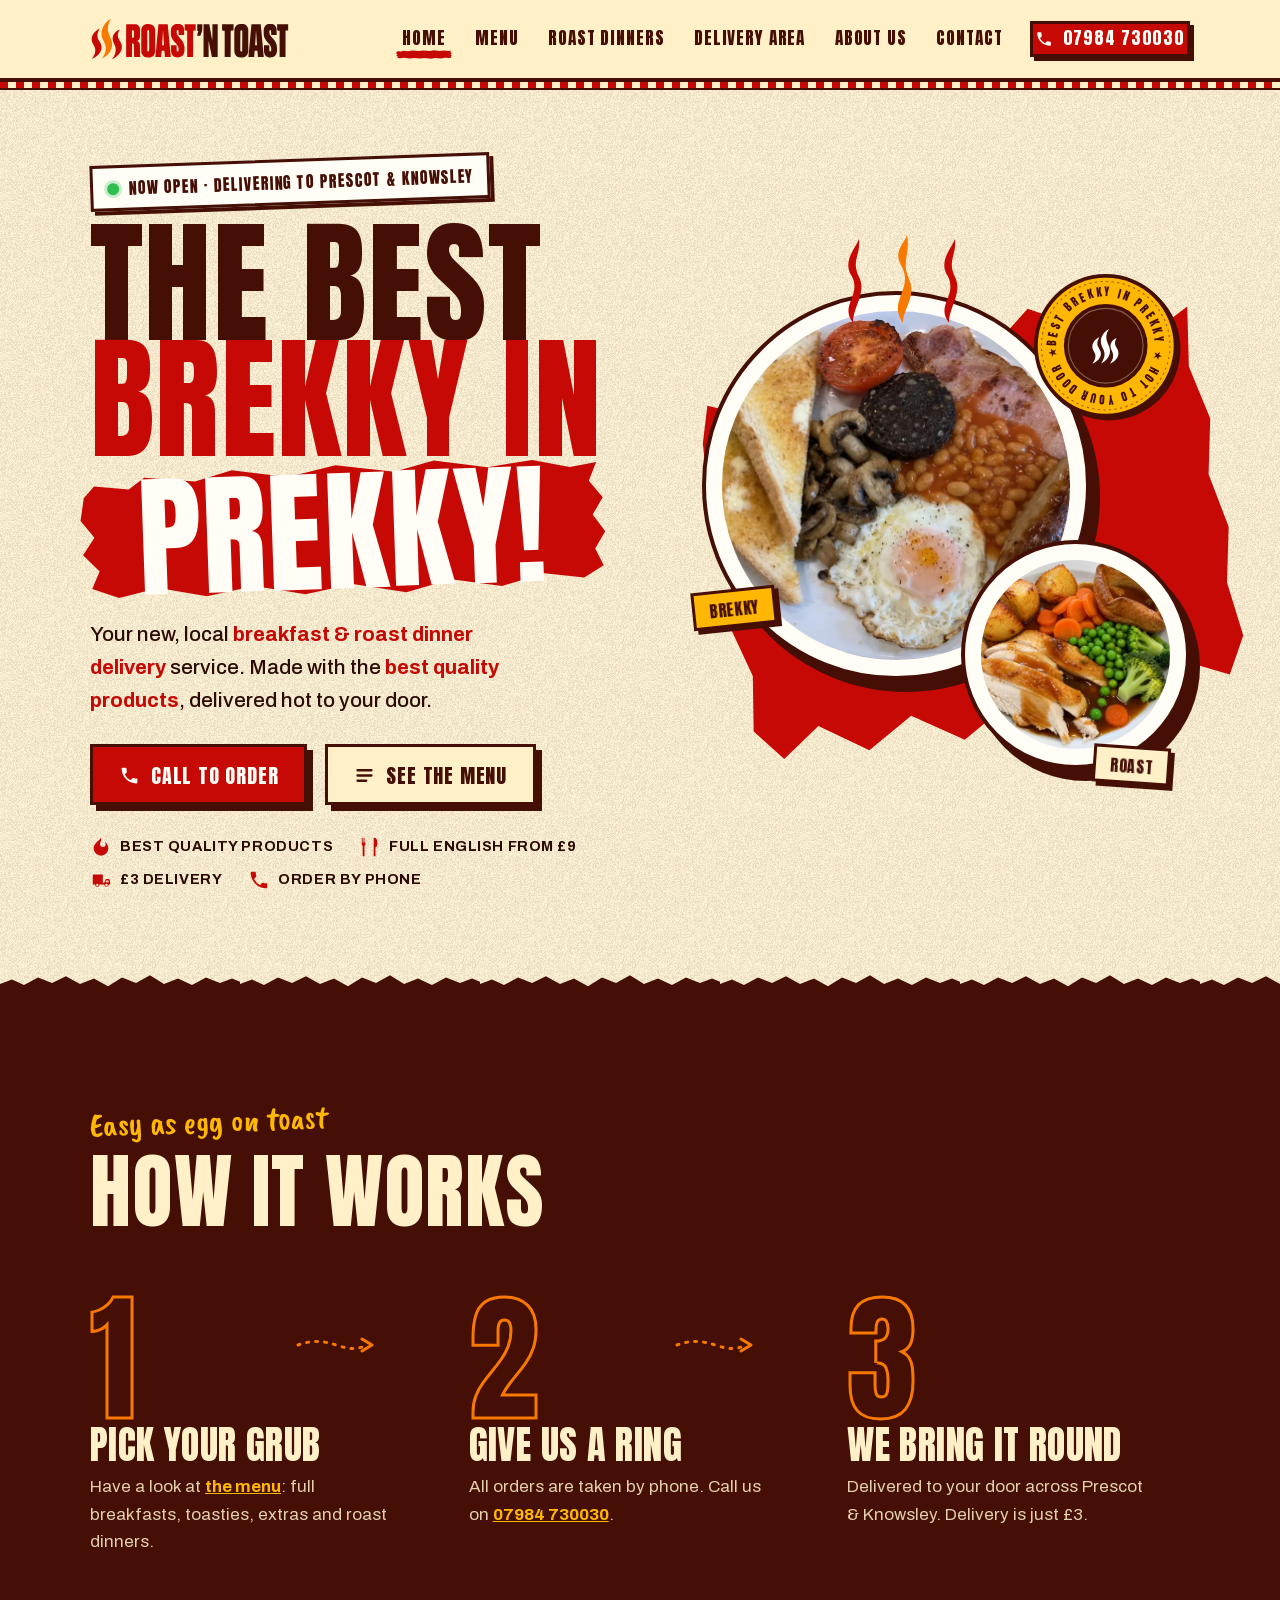
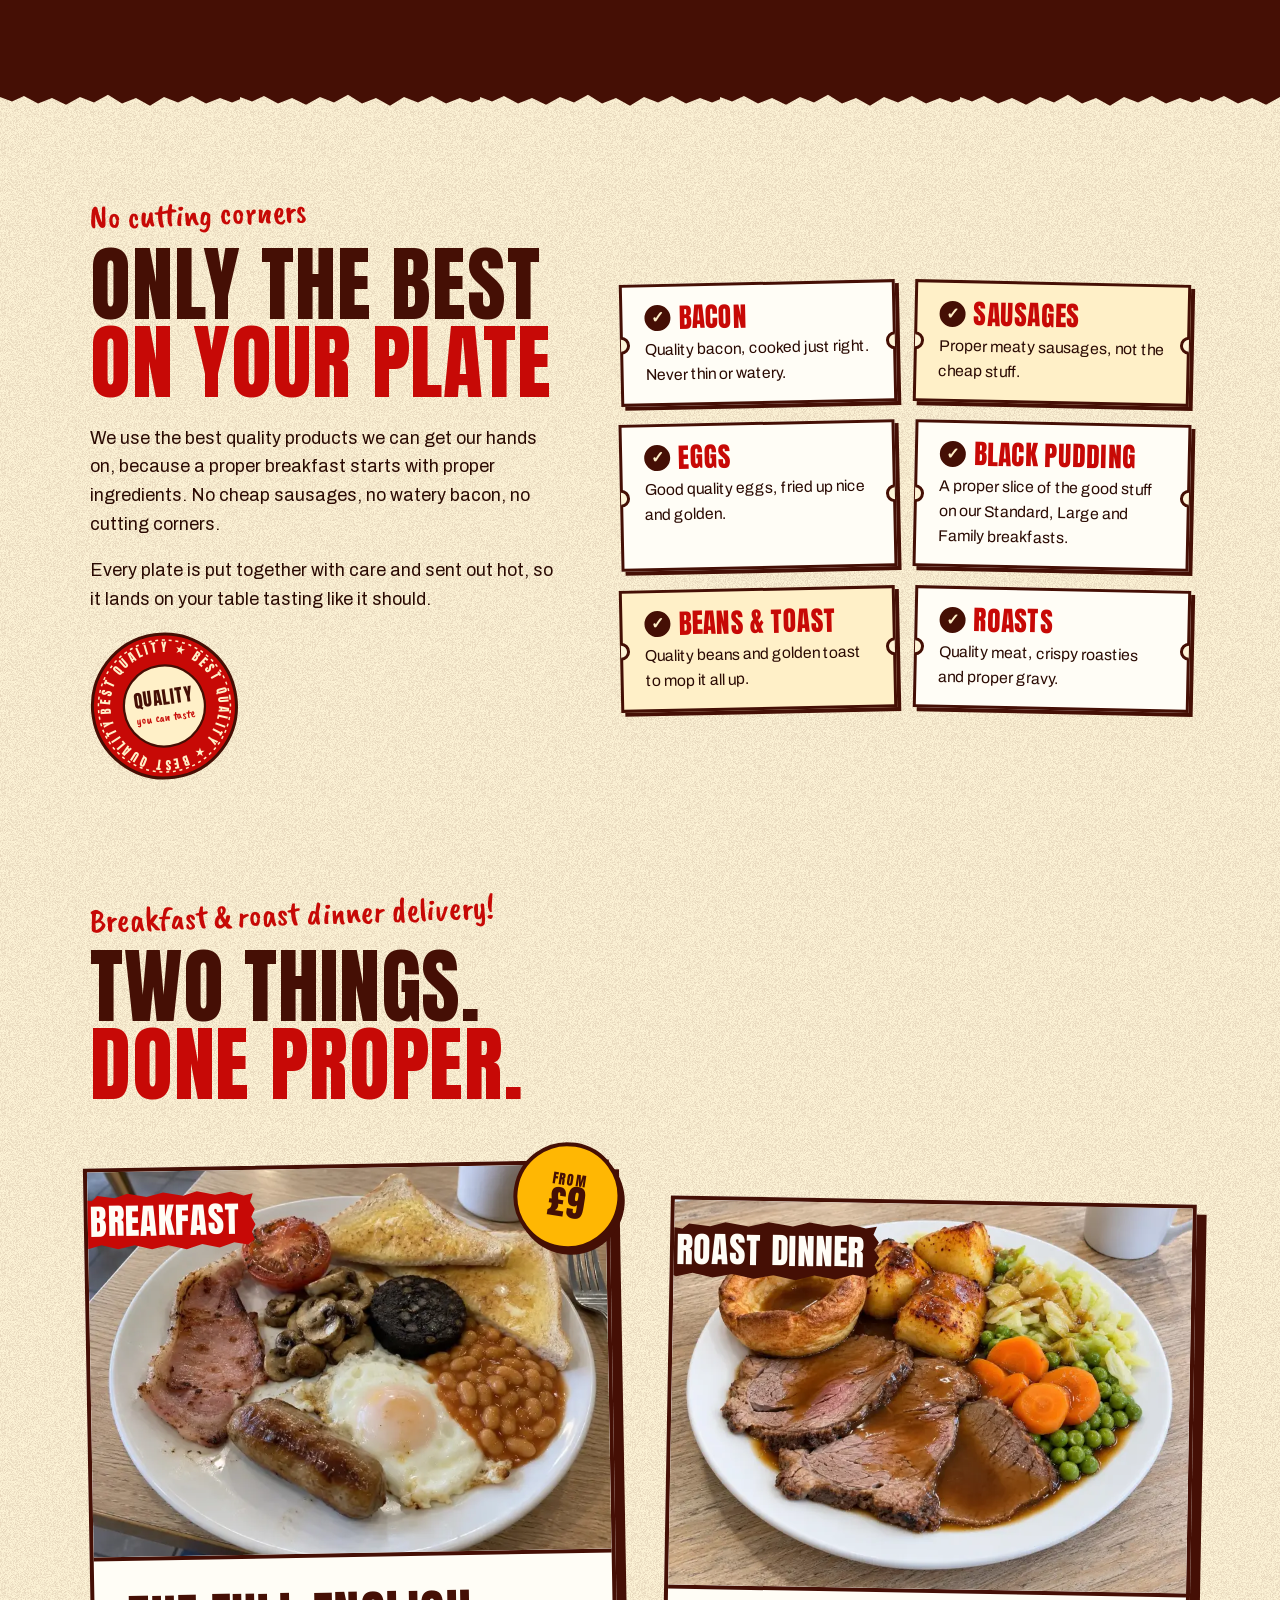
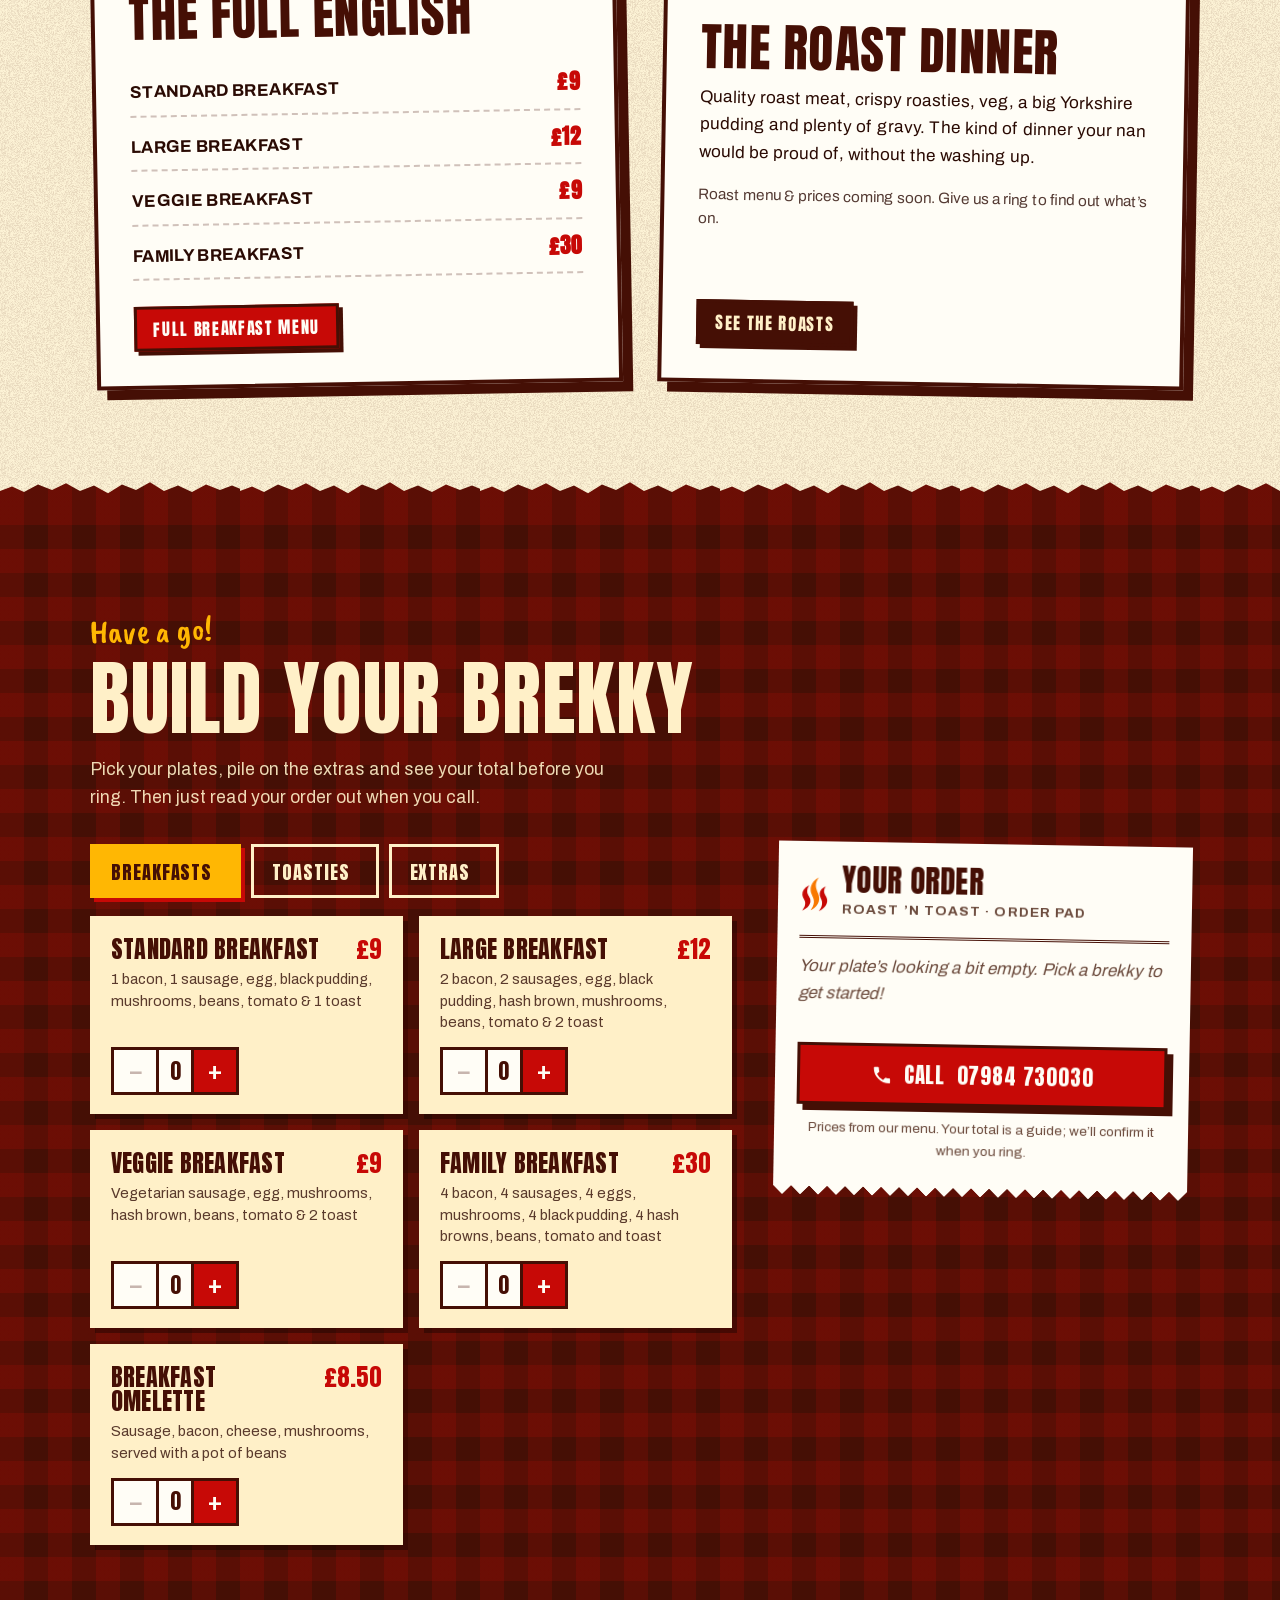
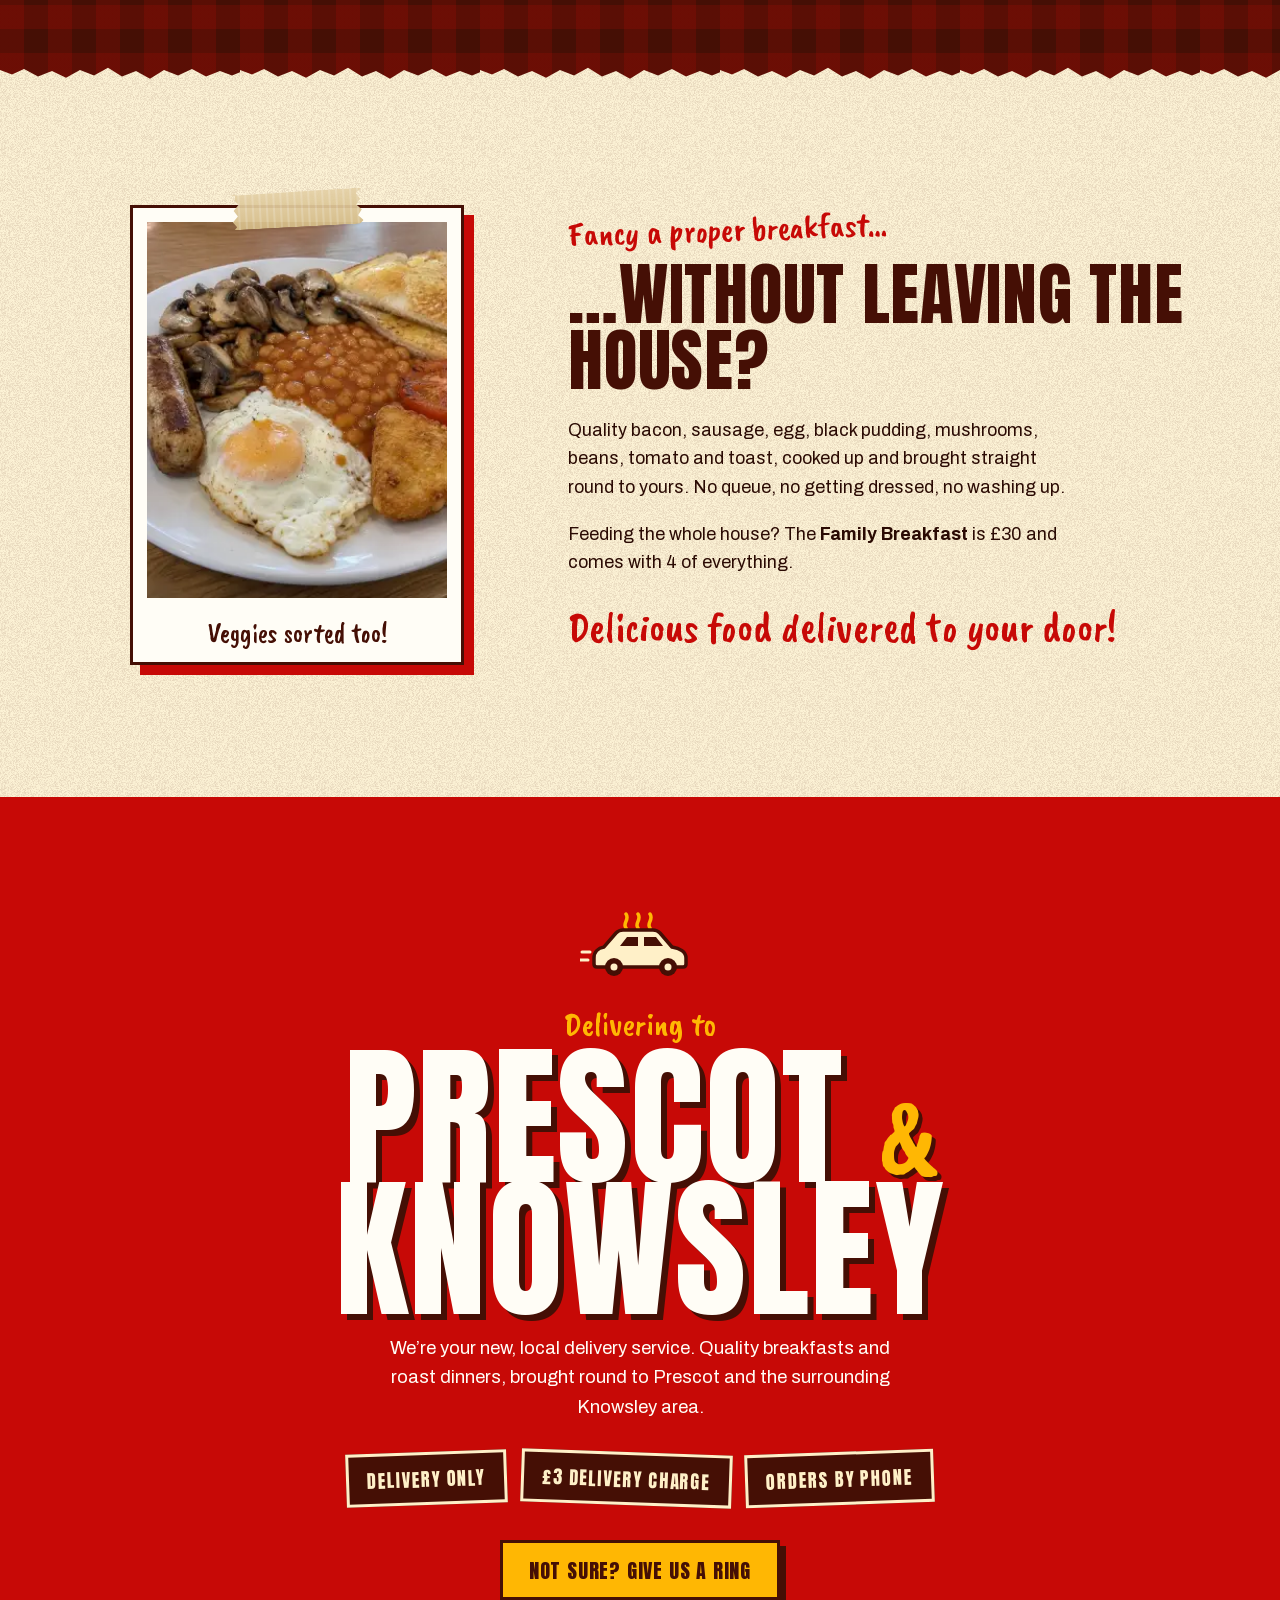
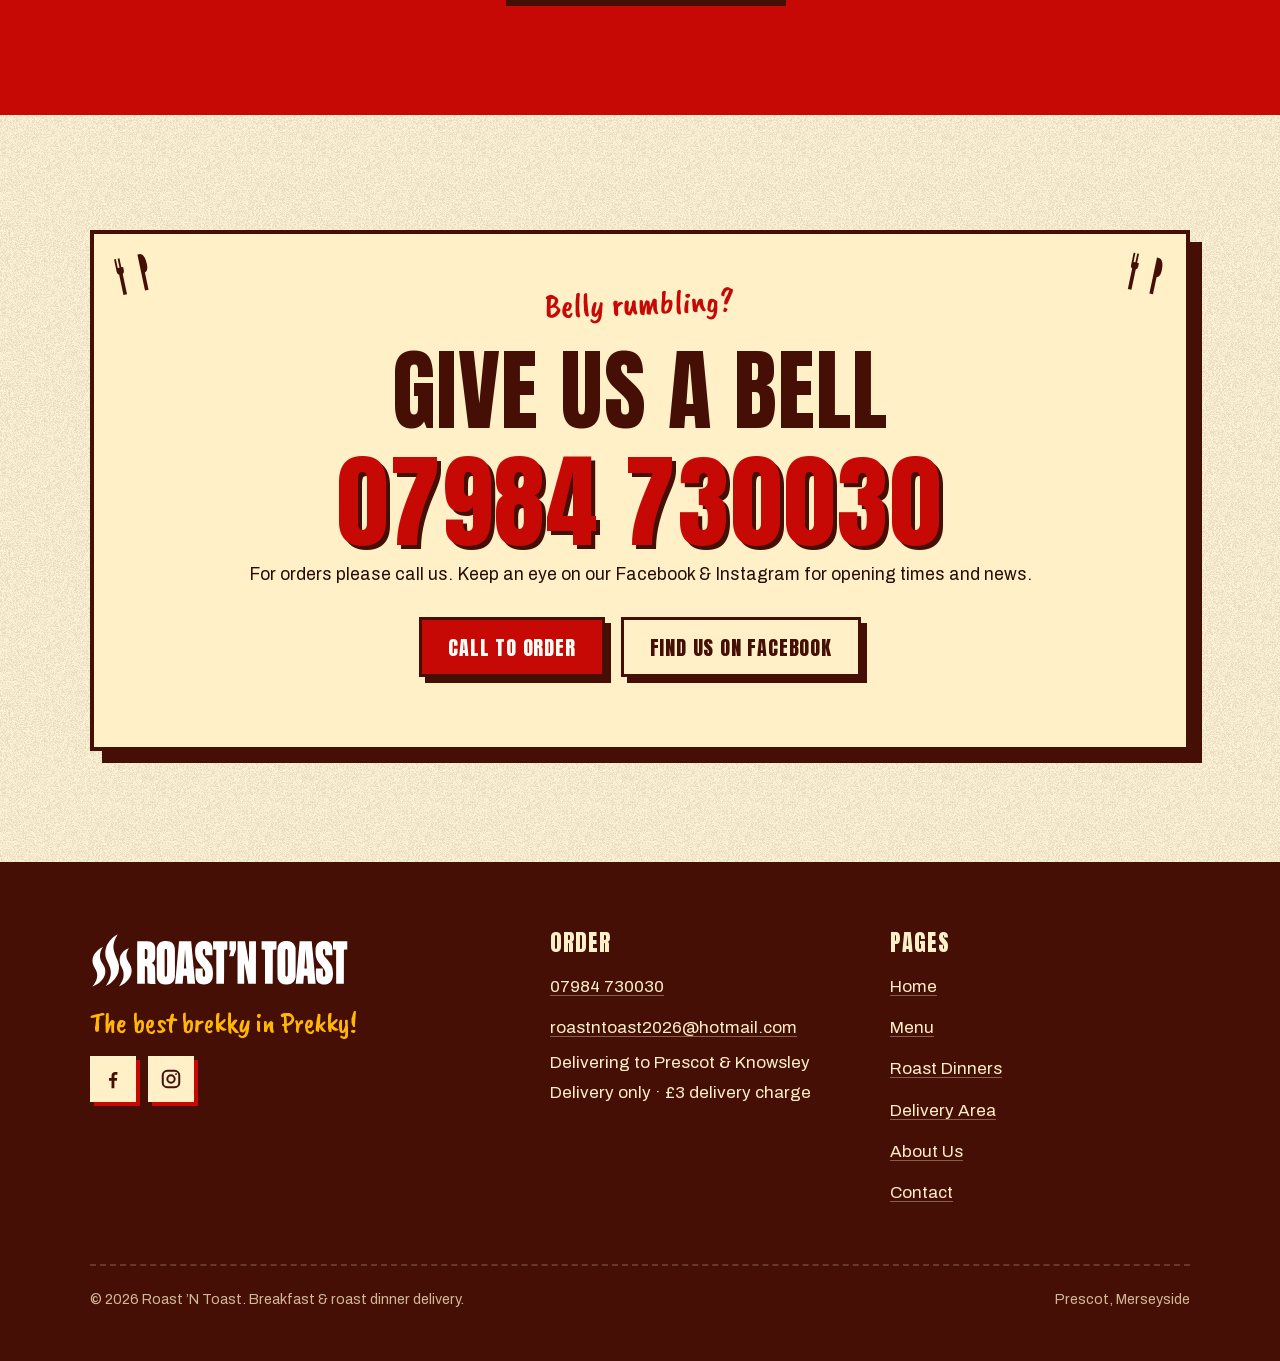
<file: index.html>
<!doctype html>
<html lang="en-GB" class="no-js">
<head>
  <meta charset="utf-8">
  <meta name="viewport" content="width=device-width, initial-scale=1">
  <title>Roast ’N Toast | Breakfast &amp; Roast Dinner Delivery in Prescot &amp; Knowsley</title>
  <meta name="description" content="Breakfast &amp; roast dinner delivery in Prescot &amp; Knowsley. Full English from £9, made with quality products. Call 07984 730030 to order.">
  <link rel="canonical" href="https://lukebrennan.github.io/RoastNToast/">
  <meta property="og:type" content="website">
  <meta property="og:site_name" content="Roast ’N Toast">
  <meta property="og:url" content="https://lukebrennan.github.io/RoastNToast/">
  <meta property="og:title" content="Roast ’N Toast | The Best Brekky in Prekky!">
  <meta property="og:description" content="Breakfast &amp; roast dinner delivery to Prescot &amp; Knowsley. Call 07984 730030 to order.">
  <meta property="og:image" content="https://lukebrennan.github.io/RoastNToast/assets/img/og-share.jpg">
  <meta property="og:image:width" content="1200">
  <meta property="og:image:height" content="630">
  <meta property="og:image:alt" content="Roast ’N Toast: The best brekky in Prekky! Breakfast &amp; roast dinner delivery, Prescot &amp; Knowsley">
  <meta property="og:locale" content="en_GB">
  <meta name="twitter:card" content="summary_large_image">
  <script type="application/ld+json">{"@context": "https://schema.org", "@type": "FoodEstablishment", "name": "Roast ’N Toast", "description": "Breakfast & roast dinner delivery service in Prescot & Knowsley.", "url": "https://lukebrennan.github.io/RoastNToast/", "image": "https://lukebrennan.github.io/RoastNToast/assets/img/og-share.jpg", "logo": "https://lukebrennan.github.io/RoastNToast/favicons/android-chrome-512x512.png", "telephone": "+447984730030", "email": "roastntoast2026@hotmail.com", "servesCuisine": "British", "address": {"@type": "PostalAddress", "addressLocality": "Prescot", "addressCountry": "GB"}, "areaServed": [{"@type": "Place", "name": "Prescot"}, {"@type": "Place", "name": "Knowsley"}], "hasMenu": "https://lukebrennan.github.io/RoastNToast/menu.html", "sameAs": ["https://www.facebook.com/profile.php?id=61595454547957", "https://www.instagram.com/roast_n_toast_/"]}</script>

  <link rel="icon" type="image/svg+xml" href="favicons/favicon.svg">
  <link rel="icon" type="image/png" sizes="96x96" href="favicons/favicon-96x96.png">
  <link rel="icon" href="favicons/favicon.ico" sizes="16x16 32x32 48x48 64x64">
  <link rel="apple-touch-icon" sizes="180x180" href="favicons/apple-touch-icon.png">
  <link rel="manifest" href="favicons/site.webmanifest">
  <meta name="theme-color" content="#450F05">

  <link rel="preload" href="assets/fonts/anton-latin.woff2" as="font" type="font/woff2" crossorigin>
  <link rel="preload" href="assets/fonts/archivo-latin-var.woff2" as="font" type="font/woff2" crossorigin>
  <link rel="stylesheet" href="assets/css/styles.css">
</head>
<body>
  <a class="skip-link" href="#main">Skip to content</a>

  <header class="site-header">
    <nav class="nav wrap" aria-label="Main">
      <a class="nav__logo" href="index.html" aria-label="Roast ’N Toast home">
        <img src="assets/logos/logo-horizontal-colour.svg" alt="Roast ’N Toast" width="240" height="53">
      </a>
      <button class="nav__toggle" type="button" aria-expanded="false" aria-controls="nav-menu" aria-label="Open menu">
        <span class="nav__toggle-bars" aria-hidden="true"></span>
      </button>
      <div class="nav__menu" id="nav-menu">
        <ul class="nav__links">
          <li><a href="index.html" aria-current="page">Home</a></li>
          <li><a href="menu.html">Menu</a></li>
          <li><a href="menu.html#roasts">Roast Dinners</a></li>
          <li><a href="under-construction.html">Delivery Area</a></li>
          <li><a href="under-construction.html">About Us</a></li>
          <li><a href="under-construction.html">Contact</a></li>
          <li>
            <a class="btn btn--sm" href="tel:07984730030">
              <svg viewBox="0 0 24 24" fill="currentColor" aria-hidden="true"><path d="M6.6 10.8a15.1 15.1 0 0 0 6.6 6.6l2.2-2.2a1 1 0 0 1 1-.25 11.4 11.4 0 0 0 3.6.57 1 1 0 0 1 1 1V20a1 1 0 0 1-1 1A17 17 0 0 1 3 4a1 1 0 0 1 1-1h3.5a1 1 0 0 1 1 1c0 1.25.2 2.45.57 3.57a1 1 0 0 1-.25 1z"/></svg>
              07984 730030
            </a>
          </li>
        </ul>
        <p class="nav__menu-foot">Delivering to Prescot &amp; Knowsley. Orders by phone on <a href="tel:07984730030">07984 730030</a>.</p>
      </div>
    </nav>
  </header>

  <main id="main">

    <!-- ============ HERO ============ -->
    <section class="hero" aria-labelledby="hero-title">
      <div class="wrap hero__grid">
        <div class="hero__copy">
          <span class="stamp"><span class="stamp__dot" aria-hidden="true"></span> Now open · Delivering to Prescot &amp; Knowsley</span>

          <h1 id="hero-title" class="hero__title">
            <span class="line">The best</span>
            <span class="line red">brekky in</span>
            <span class="line"><span class="brush">Prekky!</span></span>
          </h1>

          <p class="hero__lead">Your new, local <strong>breakfast &amp; roast dinner delivery</strong> service. Made with the <strong>best quality products</strong>, delivered hot to your door.</p>

          <div class="hero__ctas">
            <a class="btn" href="tel:07984730030">
              <svg viewBox="0 0 24 24" fill="currentColor" aria-hidden="true"><path d="M6.6 10.8a15.1 15.1 0 0 0 6.6 6.6l2.2-2.2a1 1 0 0 1 1-.25 11.4 11.4 0 0 0 3.6.57 1 1 0 0 1 1 1V20a1 1 0 0 1-1 1A17 17 0 0 1 3 4a1 1 0 0 1 1-1h3.5a1 1 0 0 1 1 1c0 1.25.2 2.45.57 3.57a1 1 0 0 1-.25 1z"/></svg>
              Call to order
            </a>
            <a class="btn btn--cream" href="menu.html">
              <svg viewBox="0 0 24 24" fill="none" stroke="currentColor" stroke-width="2.6" stroke-linecap="round" aria-hidden="true"><path d="M4 6h16M4 12h16M4 18h10"/></svg>
              See the menu
            </a>
          </div>

          <ul class="facts">
            <li>
              <svg viewBox="0 0 24 24" fill="currentColor" aria-hidden="true"><path d="M12 2c1 3-1 4.5-1 7a3 3 0 0 0 6 0c0-1-.3-2-.8-2.8C18.5 8 20 10.5 20 13.5A8 8 0 0 1 4 13.5C4 8 9.5 6 12 2z"/></svg>
              Best quality products
            </li>
            <li>
              <svg viewBox="0 0 24 24" fill="currentColor" aria-hidden="true"><path d="M7 2v7a2 2 0 0 1-1 1.7V22H4V10.7A2 2 0 0 1 3 9V2h1v5h1V2h1v5h1V2zm10 0c2 0 3 2.5 3 6s-1 4-2 4.5V22h-2V2z"/></svg>
              Full English from £9
            </li>
            <li>
              <svg viewBox="0 0 24 24" fill="currentColor" aria-hidden="true"><path d="M3 6h11v9h1.5l1.8-4H21l1 3v3h-1.5a2.5 2.5 0 0 1-5 0h-5a2.5 2.5 0 0 1-5 0H3zm14.8 6.5-.9 2h3.6l-.6-2zM8 16.2a1.3 1.3 0 1 0 0 2.6 1.3 1.3 0 0 0 0-2.6zm10 0a1.3 1.3 0 1 0 0 2.6 1.3 1.3 0 0 0 0-2.6z"/></svg>
              £3 delivery
            </li>
            <li>
              <svg viewBox="0 0 24 24" fill="currentColor" aria-hidden="true"><path d="M6.6 10.8a15.1 15.1 0 0 0 6.6 6.6l2.2-2.2a1 1 0 0 1 1-.25 11.4 11.4 0 0 0 3.6.57 1 1 0 0 1 1 1V20a1 1 0 0 1-1 1A17 17 0 0 1 3 4a1 1 0 0 1 1-1h3.5a1 1 0 0 1 1 1c0 1.25.2 2.45.57 3.57a1 1 0 0 1-.25 1z"/></svg>
              Order by phone
            </li>
          </ul>
        </div>

        <div class="hero__art" aria-hidden="true">
          <div class="hero__splat"></div>

          <div class="steam">
            <svg viewBox="16 0 24 90"><path d="M28 88c-14-18 10-28-2-48C18 26 30 14 34 4c2 16-8 22 0 38 8 16-6 30-6 46z" fill="#C70906"/></svg>
            <svg viewBox="46 0 24 90"><path d="M60 88c-16-22 12-34-2-58C50 16 62 8 64 0c4 18-6 26 2 44 8 18-6 30-6 44z" fill="#F87900"/></svg>
            <svg viewBox="80 0 24 90"><path d="M92 88c-14-18 10-28-2-48C82 26 94 14 98 4c2 16-8 22 0 38 8 16-6 30-6 46z" fill="#C70906"/></svg>
          </div>

          <div class="plate plate--main">
            <img src="assets/img/hero-breakfast-700.webp" srcset="assets/img/hero-breakfast-400.webp 400w, assets/img/hero-breakfast-700.webp 700w, assets/img/hero-breakfast-1000.webp 1000w" sizes="(max-width: 900px) 72vw, 440px" alt="" width="1000" height="1000" fetchpriority="high">
          </div>
          <div class="plate plate--side">
            <img src="assets/img/hero-roast-700.webp" srcset="assets/img/hero-roast-400.webp 400w, assets/img/hero-roast-700.webp 700w, assets/img/hero-roast-1000.webp 1000w" sizes="(max-width: 900px) 42vw, 260px" alt="" width="1000" height="1000">
          </div>

          <span class="plate-label plate-label--a">Brekky</span>
          <span class="plate-label plate-label--b">Roast</span>

          <div class="badge">
            <!-- Rim r96, band to r86 (dashed), core r56. Text baseline r66 centres the caps in the band. -->
            <svg class="badge__base" viewBox="0 0 200 200">
              <circle cx="104" cy="104" r="96" fill="#450F05"/>
              <circle cx="100" cy="100" r="96" fill="#450F05"/>
              <circle cx="100" cy="100" r="91" fill="#FFB703"/>
              <circle cx="100" cy="100" r="86" fill="none" stroke="#450F05" stroke-width="1.5" stroke-dasharray="3 4.5" opacity=".5"/>
              <circle cx="100" cy="100" r="56" fill="#450F05"/>
              <circle cx="100" cy="100" r="50" fill="none" stroke="#FFF0C8" stroke-width="1.5" opacity=".35"/>
              <image href="assets/logos/brand-icon-white.svg" x="79" y="74" width="42" height="52"/>
            </svg>
            <svg class="badge__ring" viewBox="0 0 200 200">
              <defs><path id="ring" d="M100,100 m-66,0 a66,66 0 1,1 132,0 a66,66 0 1,1 -132,0"/></defs>
              <text font-family="Anton, Impact, sans-serif" font-size="15" fill="#450F05">
                <textPath href="#ring" textLength="412" lengthAdjust="spacing">BEST BREKKY IN PREKKY ★ HOT TO YOUR DOOR ★</textPath>
              </text>
            </svg>
          </div>
        </div>
      </div>
    </section>

    <!-- ============ HOW IT WORKS ============ -->
    <section class="section how torn-top torn-bottom" aria-labelledby="how-title">
      <div class="wrap">
        <div class="section-head reveal">
          <span class="kicker">Easy as egg on toast</span>
          <h2 id="how-title" class="section-title">How it works</h2>
        </div>
        <ol class="steps">
          <li class="step reveal">
            <span class="step__num" aria-hidden="true">1</span>
            <h3>Pick your grub</h3>
            <p>Have a look at <a href="menu.html">the menu</a>: full breakfasts, toasties, extras and roast dinners.</p>
          </li>
          <li class="step reveal">
            <span class="step__num" aria-hidden="true">2</span>
            <h3>Give us a ring</h3>
            <p>All orders are taken by phone. Call us on <a href="tel:07984730030">07984 730030</a>.</p>
          </li>
          <li class="step reveal">
            <span class="step__num" aria-hidden="true">3</span>
            <h3>We bring it round</h3>
            <p>Delivered to your door across Prescot &amp; Knowsley. Delivery is just £3.</p>
          </li>
        </ol>
      </div>
    </section>

    <!-- ============ QUALITY ============ -->
    <section class="section quality" aria-labelledby="quality-title">
      <div class="wrap quality__grid">
        <div class="quality__copy reveal">
          <span class="kicker">No cutting corners</span>
          <h2 id="quality-title" class="section-title">Only the best<br><span style="color:var(--red)">on your plate</span></h2>
          <p>We use the best quality products we can get our hands on, because a proper breakfast starts with proper ingredients. No cheap sausages, no watery bacon, no cutting corners.</p>
          <p>Every plate is put together with care and sent out hot, so it lands on your table tasting like it should.</p>
          <div class="quality__seal" aria-hidden="true">
            <svg viewBox="0 0 200 200">
              <defs><path id="seal-ring" d="M100,100 m-72,0 a72,72 0 1,1 144,0 a72,72 0 1,1 -144,0"/></defs>
              <circle cx="100" cy="100" r="96" fill="#C70906" stroke="#450F05" stroke-width="4"/>
              <circle cx="100" cy="100" r="88" fill="none" stroke="#FFF0C8" stroke-width="2" stroke-dasharray="4 5"/>
              <text font-family="Anton, Impact, sans-serif" font-size="16" letter-spacing="2.6" fill="#FFF0C8"><textPath href="#seal-ring">BEST QUALITY ★ BEST QUALITY ★ BEST QUALITY ★</textPath></text>
              <circle cx="100" cy="100" r="54" fill="#FFF0C8" stroke="#450F05" stroke-width="3"/>
              <text x="100" y="98" text-anchor="middle" font-family="Anton, Impact, sans-serif" font-size="24" fill="#450F05">QUALITY</text>
              <text x="100" y="120" text-anchor="middle" font-family="Caveat Brush, cursive" font-size="16" fill="#C70906">you can taste</text>
            </svg>
          </div>
        </div>

        <ul class="tickets">
          <li class="ticket reveal"><h3>Bacon</h3><p>Quality bacon, cooked just right. Never thin or watery.</p></li>
          <li class="ticket reveal"><h3>Sausages</h3><p>Proper meaty sausages, not the cheap stuff.</p></li>
          <li class="ticket reveal"><h3>Eggs</h3><p>Good quality eggs, fried up nice and golden.</p></li>
          <li class="ticket reveal"><h3>Black pudding</h3><p>A proper slice of the good stuff on our Standard, Large and Family breakfasts.</p></li>
          <li class="ticket reveal"><h3>Beans &amp; toast</h3><p>Quality beans and golden toast to mop it all up.</p></li>
          <li class="ticket reveal"><h3>Roasts</h3><p>Quality meat, crispy roasties and proper gravy.</p></li>
        </ul>
      </div>
    </section>

    <!-- ============ THE TWO OFFERINGS ============ -->
    <section class="section" aria-labelledby="duo-title">
      <div class="wrap">
        <div class="section-head reveal">
          <span class="kicker">Breakfast &amp; roast dinner delivery!</span>
          <h2 id="duo-title" class="section-title">Two things.<br><span class="red" style="color:var(--red)">Done proper.</span></h2>
        </div>

        <div class="duo">
          <article class="offer reveal">
            <div class="offer__price"><div><small>From</small><span>£9</span></div></div>
            <div class="offer__img">
              <img src="assets/img/standard-breakfast-800.webp" srcset="assets/img/standard-breakfast-480.webp 480w, assets/img/standard-breakfast-800.webp 800w, assets/img/standard-breakfast-1200.webp 1200w" sizes="(max-width: 820px) 92vw, 560px" alt="A full English breakfast: bacon, sausage, fried egg, black pudding, mushrooms, beans, grilled tomato and toast" width="1200" height="900" loading="lazy">
              <span class="offer__tag brush">Breakfast</span>
            </div>
            <div class="offer__body">
              <h3>The Full English</h3>
              <ul class="mini-menu">
                <li><span>Standard Breakfast</span><span class="dots"></span><span class="price">£9</span></li>
                <li><span>Large Breakfast</span><span class="dots"></span><span class="price">£12</span></li>
                <li><span>Veggie Breakfast</span><span class="dots"></span><span class="price">£9</span></li>
                <li><span>Family Breakfast</span><span class="dots"></span><span class="price">£30</span></li>
              </ul>
              <a class="btn btn--sm" href="menu.html#breakfasts">Full breakfast menu</a>
            </div>
          </article>

          <!-- PLACEHOLDER: roast dinner copy below is temporary until the client confirms their roast menu & prices. -->
          <article class="offer reveal">
            <div class="offer__img">
              <img src="assets/img/roast-beef-01-800.webp" srcset="assets/img/roast-beef-01-480.webp 480w, assets/img/roast-beef-01-800.webp 800w, assets/img/roast-beef-01-1200.webp 1200w" sizes="(max-width: 820px) 92vw, 560px" alt="A roast beef dinner with Yorkshire pudding, roast potatoes, carrots, peas, cabbage and gravy" width="1200" height="900" loading="lazy">
              <span class="offer__tag brush brush--brown">Roast dinner</span>
            </div>
            <div class="offer__body">
              <h3>The Roast Dinner</h3>
              <p>Quality roast meat, crispy roasties, veg, a big Yorkshire pudding and plenty of gravy. The kind of dinner your nan would be proud of, without the washing up.</p>
              <p class="offer__note">Roast menu &amp; prices coming soon. Give us a ring to find out what’s on.</p>
              <a class="btn btn--sm btn--brown" href="menu.html#roasts">See the roasts</a>
            </div>
          </article>
        </div>
      </div>
    </section>

    <!-- ============ BREKKY BUILDER: start ============
         Logic in assets/js/builder.js; styles in the "Build your brekky" part of styles.css. -->
    <section class="section builder torn-top torn-bottom" id="builder" aria-labelledby="builder-title">
      <div class="wrap">
        <div class="section-head reveal">
          <span class="kicker">Have a go!</span>
          <h2 id="builder-title" class="section-title">Build your brekky</h2>
          <p>Pick your plates, pile on the extras and see your total before you ring. Then just read your order out when you call.</p>
        </div>

        <div class="builder__grid" id="builder-app">
          <div class="builder__picker">
            <div class="builder__tabs" role="tablist" aria-label="Menu sections"></div>
            <div class="builder__panels"></div>
            <a class="builder__jump" href="#order-pad"><span>Your order:</span> <strong data-count>Nothing yet</strong> <span aria-hidden="true">↓</span></a>
          </div>

          <aside class="pad" id="order-pad" aria-labelledby="pad-title">
            <div class="pad__head">
              <img src="assets/logos/brand-icon-colour.svg" alt="" width="30" height="37">
              <div>
                <h3 id="pad-title">Your order</h3>
                <span class="pad__sub">Roast ’N Toast · order pad</span>
              </div>
            </div>

            <p class="pad__empty">Your plate’s looking a bit empty. Pick a brekky to get started!</p>
            <ul class="pad__lines" aria-live="polite"></ul>

            <dl class="pad__sums" hidden>
              <div><dt>Food</dt><dd data-subtotal>£0.00</dd></div>
              <div><dt>Delivery</dt><dd>£3.00</dd></div>
              <div class="pad__total"><dt>Total</dt><dd data-total aria-live="polite">£0.00</dd></div>
            </dl>

            <div class="pad__say" hidden>
              <span class="pad__say-label">When you ring, just say:</span>
              <p data-say></p>
            </div>

            <a class="btn pad__call" href="tel:07984730030">
              <svg viewBox="0 0 24 24" fill="currentColor" aria-hidden="true"><path d="M6.6 10.8a15.1 15.1 0 0 0 6.6 6.6l2.2-2.2a1 1 0 0 1 1-.25 11.4 11.4 0 0 0 3.6.57 1 1 0 0 1 1 1V20a1 1 0 0 1-1 1A17 17 0 0 1 3 4a1 1 0 0 1 1-1h3.5a1 1 0 0 1 1 1c0 1.25.2 2.45.57 3.57a1 1 0 0 1-.25 1z"/></svg>
              Call <span data-phone>07984 730030</span>
            </a>
            <button type="button" class="pad__clear" data-clear hidden>Start again</button>
            <p class="pad__note">Prices from our menu. Your total is a guide; we’ll confirm it when you ring.</p>
          </aside>
        </div>
        <noscript><p class="builder__noscript">See our <a href="menu.html">full menu</a> and call 07984 730030 to order.</p></noscript>
      </div>
    </section>
    <!-- ============ BREKKY BUILDER: end ============ -->

    <!-- ============ REAL FOOD ============ -->
    <section class="section real" aria-labelledby="real-title">
      <div class="wrap real__grid">
        <figure class="polaroid reveal">
          <img src="assets/img/veggie-breakfast-800.webp" srcset="assets/img/veggie-breakfast-480.webp 480w, assets/img/veggie-breakfast-800.webp 800w, assets/img/veggie-breakfast-1200.webp 1200w" sizes="(max-width: 820px) 320px, 400px" alt="A veggie breakfast: vegetarian sausage, fried egg, mushrooms, beans, hash brown, grilled tomato and toast" width="1200" height="900" loading="lazy" style="object-position: 40% 50%;">
          <figcaption>Veggies sorted too!</figcaption>
        </figure>
        <div class="real__copy reveal">
          <span class="kicker">Fancy a proper breakfast…</span>
          <h2 id="real-title" class="section-title">…without leaving the house?</h2>
          <p>Quality bacon, sausage, egg, black pudding, mushrooms, beans, tomato and toast, cooked up and brought straight round to yours. No queue, no getting dressed, no washing up.</p>
          <p>Feeding the whole house? The <strong>Family Breakfast</strong> is £30 and comes with 4 of everything.</p>
          <p class="quote-line">Delicious food delivered to your door!</p>
        </div>
      </div>
    </section>

    <!-- ============ DELIVERY AREA ============ -->
    <section class="section area torn-top torn-bottom" aria-labelledby="area-title">
      <div class="wrap">
        <svg class="car" viewBox="0 0 120 70" aria-hidden="true">
          <path d="M46 16c-4-5 4-8 0-14M58 16c-4-5 4-8 0-14M70 16c-4-5 4-8 0-14" fill="none" stroke="#FFB703" stroke-width="3.5" stroke-linecap="round"/>
          <path d="M14 46c0-6 4-10 10-11l12-14c2-2 4-3 7-3h30c3 0 5 1 7 3l12 14c8 1 14 5 14 11v6c0 2-1 3-3 3H17c-2 0-3-1-3-3z" fill="#FFF0C8" stroke="#450F05" stroke-width="3.5"/>
          <path d="M40 34l7-9h11v9zm24 0v-9h12l7 9z" fill="#450F05"/>
          <circle cx="34" cy="55" r="9" fill="#450F05"/><circle cx="34" cy="55" r="3.5" fill="#FFF0C8"/>
          <circle cx="88" cy="55" r="9" fill="#450F05"/><circle cx="88" cy="55" r="3.5" fill="#FFF0C8"/>
          <path d="M2 40h8M0 48h8" stroke="#FFF0C8" stroke-width="3" stroke-linecap="round"/>
        </svg>
        <span class="kicker reveal">Delivering to</span>
        <h2 id="area-title" class="area__big reveal">Prescot <span class="amp">&amp;</span> Knowsley</h2>
        <p class="reveal">We’re your new, local delivery service. Quality breakfasts and roast dinners, brought round to Prescot and the surrounding Knowsley area.</p>
        <ul class="area__chips reveal">
          <li>Delivery only</li>
          <li>£3 delivery charge</li>
          <li>Orders by phone</li>
        </ul>
        <a class="btn btn--yolk reveal" href="tel:07984730030">Not sure? Give us a ring</a>
      </div>
    </section>

    <!-- ============ CALL ============ -->
    <section class="section call" aria-labelledby="call-title">
      <div class="wrap">
        <div class="call__inner reveal">
          <span class="kicker">Belly rumbling?</span>
          <h2 id="call-title">Give us a bell</h2>
          <a class="call__phone" href="tel:07984730030">07984 730030</a>
          <p class="call__sub">For orders please call us. Keep an eye on our Facebook &amp; Instagram for opening times and news.</p>
          <div class="call__ctas">
            <a class="btn" href="tel:07984730030">Call to order</a>
            <a class="btn btn--cream" href="https://www.facebook.com/profile.php?id=61595454547957" target="_blank" rel="noopener">Find us on Facebook</a>
          </div>
        </div>
      </div>
    </section>
  </main>

  <footer class="site-footer">
    <div class="wrap">
      <div class="footer__grid">
        <div class="footer__brand">
          <img src="assets/logos/logo-horizontal-white.svg" alt="Roast ’N Toast" width="260" height="57" loading="lazy">
          <span class="script">The best brekky in Prekky!</span>
          <div class="socials">
            <a href="https://www.facebook.com/profile.php?id=61595454547957" target="_blank" rel="noopener" aria-label="Roast ’N Toast on Facebook">
              <svg viewBox="0 0 24 24" fill="currentColor" aria-hidden="true"><path d="M13.5 22v-8h2.7l.4-3.2h-3.1V8.8c0-.9.3-1.5 1.6-1.5h1.7V4.4c-.3 0-1.3-.1-2.4-.1-2.4 0-4 1.5-4 4.1v2.4H7.6V14h2.8v8z"/></svg>
            </a>
            <a href="https://www.instagram.com/roast_n_toast_/" target="_blank" rel="noopener" aria-label="Roast ’N Toast on Instagram">
              <svg viewBox="0 0 24 24" fill="none" stroke="currentColor" stroke-width="2.2" aria-hidden="true"><rect x="3" y="3" width="18" height="18" rx="5"/><circle cx="12" cy="12" r="4"/><circle cx="17.5" cy="6.5" r="1" fill="currentColor" stroke="none"/></svg>
            </a>
          </div>
        </div>
        <div>
          <h2 class="footer__heading">Order</h2>
          <ul>
            <li><a href="tel:07984730030">07984 730030</a></li>
            <li><a href="mailto:roastntoast2026@hotmail.com">roastntoast2026@hotmail.com</a></li>
            <li>Delivering to Prescot &amp; Knowsley</li>
            <li>Delivery only · £3 delivery charge</li>
          </ul>
        </div>
        <div>
          <h2 class="footer__heading">Pages</h2>
          <ul>
            <li><a href="index.html">Home</a></li>
            <li><a href="menu.html">Menu</a></li>
            <li><a href="menu.html#roasts">Roast Dinners</a></li>
            <li><a href="under-construction.html">Delivery Area</a></li>
            <li><a href="under-construction.html">About Us</a></li>
            <li><a href="under-construction.html">Contact</a></li>
          </ul>
        </div>
      </div>
      <div class="footer__base">
        <span>© <span id="year">2026</span> Roast ’N Toast. Breakfast &amp; roast dinner delivery.</span>
        <span>Prescot, Merseyside</span>
      </div>
    </div>
  </footer>

  <nav class="callbar" aria-label="Quick actions">
    <a href="tel:07984730030">
      <svg viewBox="0 0 24 24" fill="currentColor" aria-hidden="true"><path d="M6.6 10.8a15.1 15.1 0 0 0 6.6 6.6l2.2-2.2a1 1 0 0 1 1-.25 11.4 11.4 0 0 0 3.6.57 1 1 0 0 1 1 1V20a1 1 0 0 1-1 1A17 17 0 0 1 3 4a1 1 0 0 1 1-1h3.5a1 1 0 0 1 1 1c0 1.25.2 2.45.57 3.57a1 1 0 0 1-.25 1z"/></svg>
      Call to order
    </a>
    <a href="menu.html">Menu</a>
  </nav>

  <script src="assets/js/main.js" defer></script>
  <script src="assets/js/builder.js" defer></script><!-- BREKKY BUILDER -->
</body>
</html>
</file>
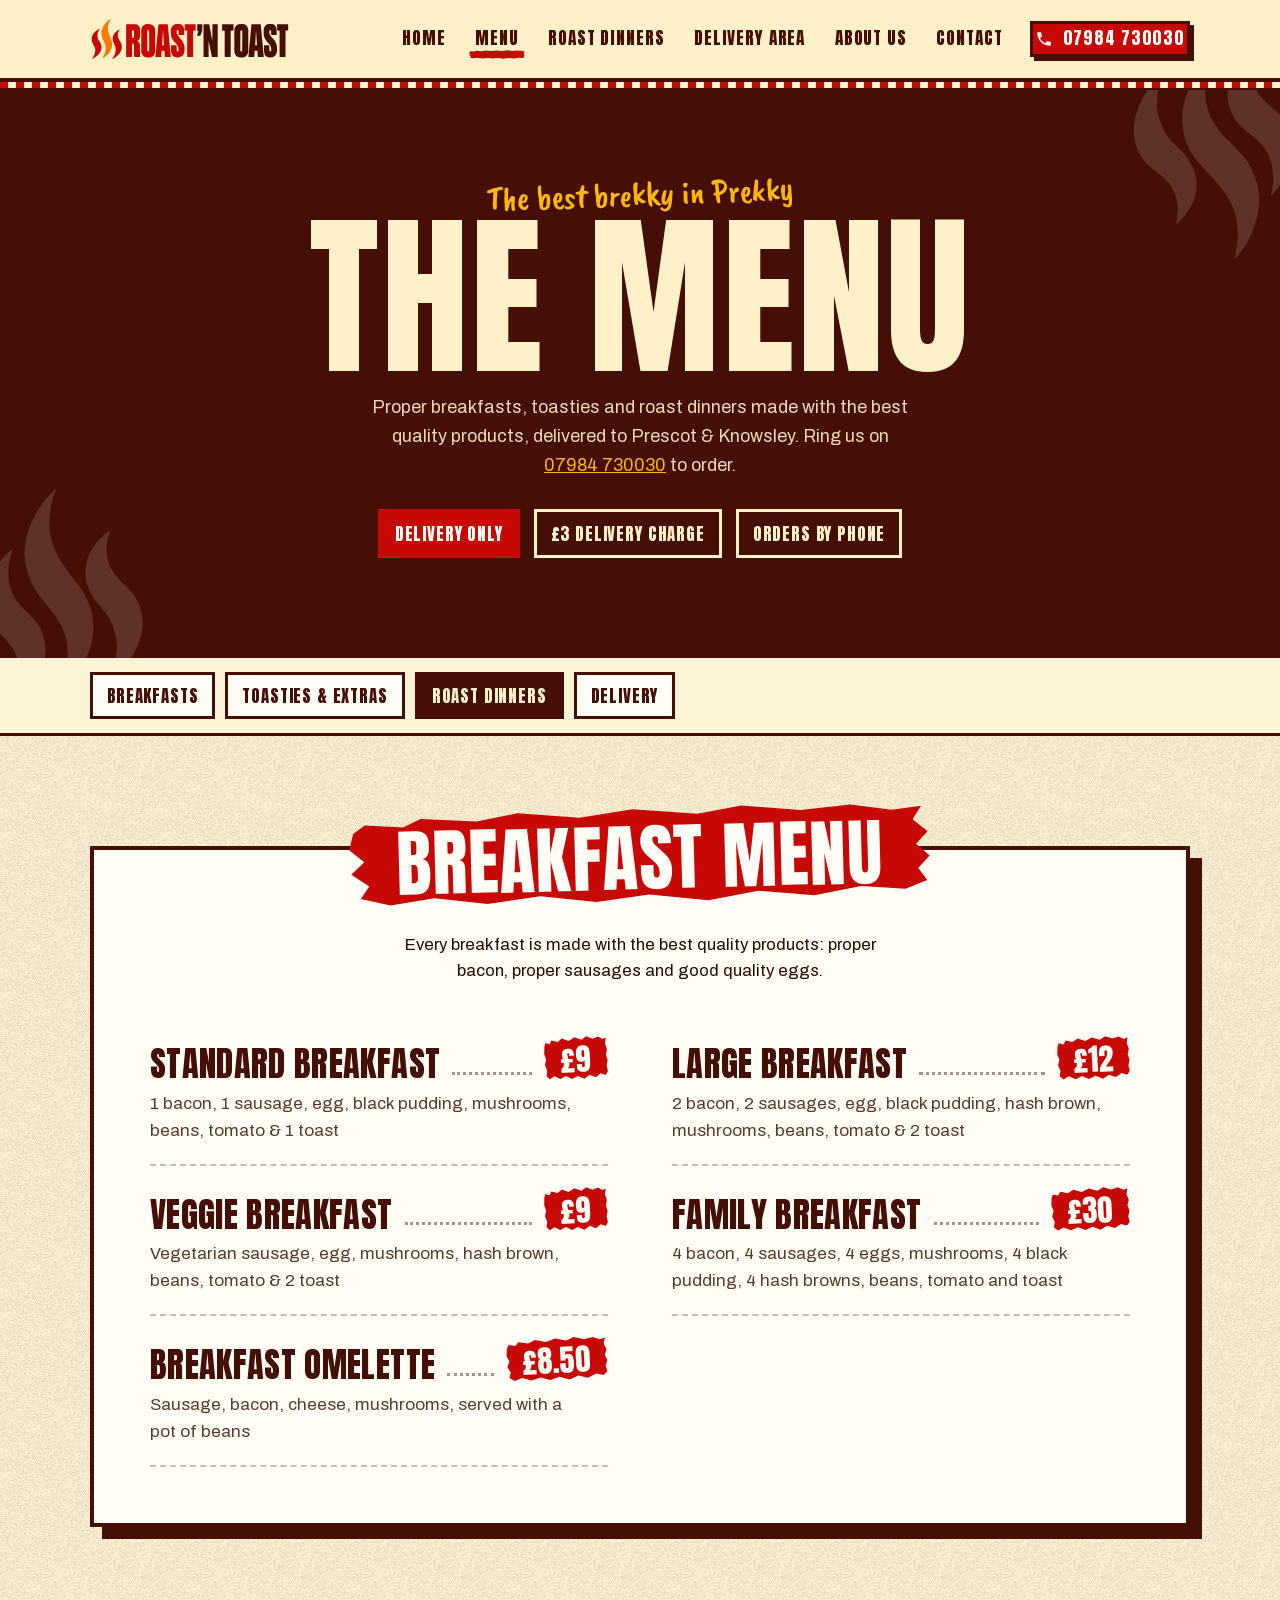
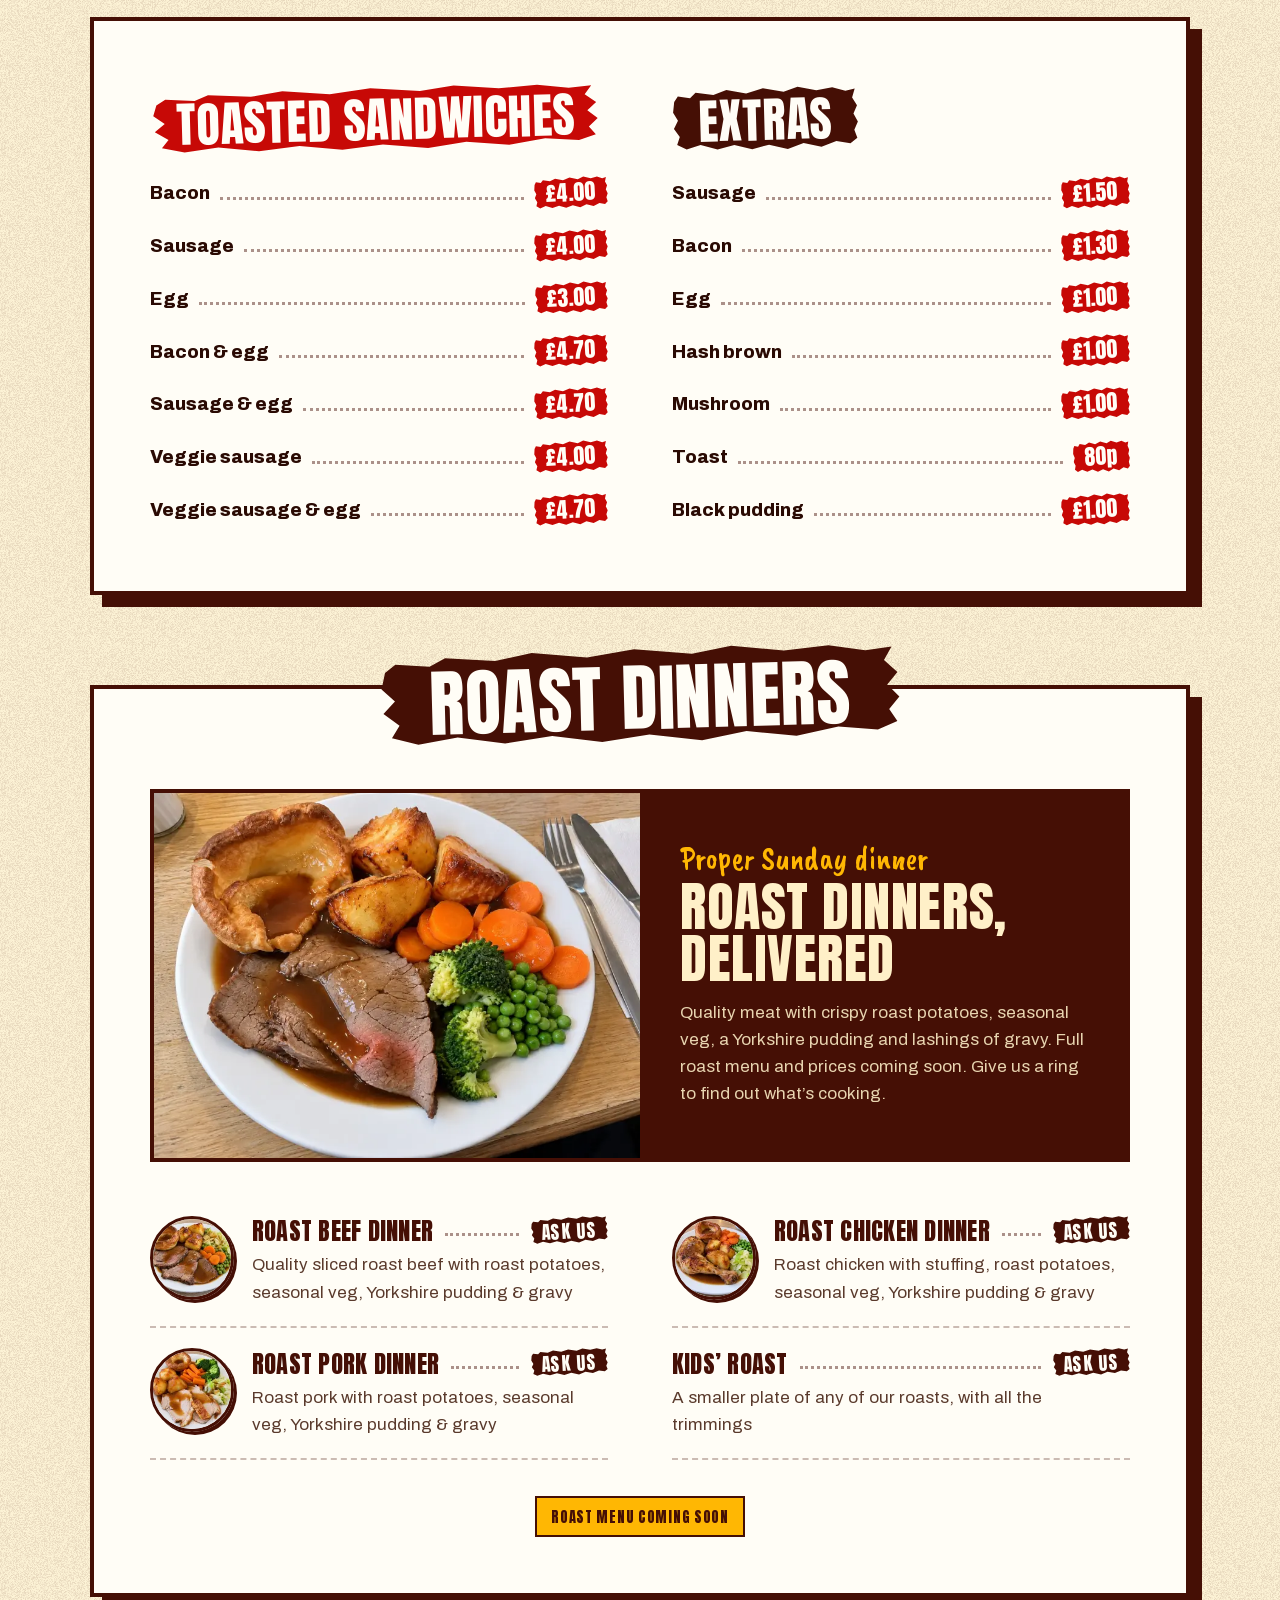
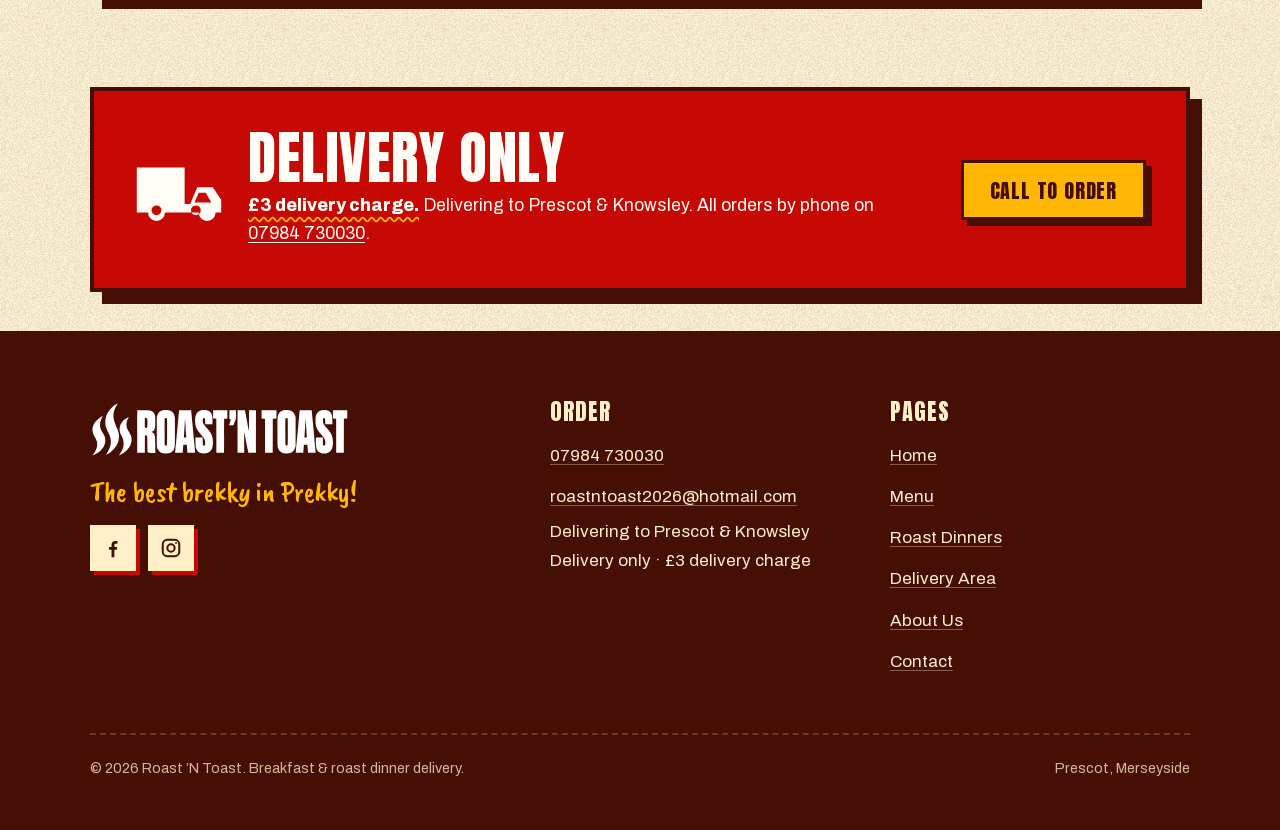
<file: menu.html>
<!doctype html>
<html lang="en-GB" class="no-js">
<head>
  <meta charset="utf-8">
  <meta name="viewport" content="width=device-width, initial-scale=1">
  <title>Menu | Roast ’N Toast — Breakfast &amp; Roast Dinner Delivery</title>
  <meta name="description" content="Roast ’N Toast menu: full English breakfasts from £9, toasties, extras and roast dinners. Delivery to Prescot &amp; Knowsley, £3. Call 07984 730030.">
  <link rel="canonical" href="https://lukebrennan.github.io/RoastNToast/menu.html">
  <meta property="og:type" content="website">
  <meta property="og:site_name" content="Roast ’N Toast">
  <meta property="og:url" content="https://lukebrennan.github.io/RoastNToast/menu.html">
  <meta property="og:title" content="The Roast ’N Toast Menu">
  <meta property="og:description" content="Full English breakfasts, toasties &amp; roast dinners delivered to Prescot &amp; Knowsley.">
  <meta property="og:image" content="https://lukebrennan.github.io/RoastNToast/assets/img/og-share.jpg">
  <meta property="og:image:width" content="1200">
  <meta property="og:image:height" content="630">
  <meta property="og:image:alt" content="Roast ’N Toast: The best brekky in Prekky! Breakfast &amp; roast dinner delivery, Prescot &amp; Knowsley">
  <meta property="og:locale" content="en_GB">
  <meta name="twitter:card" content="summary_large_image">

  <link rel="icon" type="image/svg+xml" href="favicons/favicon.svg">
  <link rel="icon" type="image/png" sizes="96x96" href="favicons/favicon-96x96.png">
  <link rel="icon" href="favicons/favicon.ico" sizes="16x16 32x32 48x48 64x64">
  <link rel="apple-touch-icon" sizes="180x180" href="favicons/apple-touch-icon.png">
  <link rel="manifest" href="favicons/site.webmanifest">
  <meta name="theme-color" content="#450F05">

  <link rel="preload" href="assets/fonts/anton-latin.woff2" as="font" type="font/woff2" crossorigin>
  <link rel="preload" href="assets/fonts/archivo-latin-var.woff2" as="font" type="font/woff2" crossorigin>
  <link rel="stylesheet" href="assets/css/styles.css">
</head>
<body>
  <a class="skip-link" href="#main">Skip to content</a>

  <header class="site-header">
    <nav class="nav wrap" aria-label="Main">
      <a class="nav__logo" href="index.html" aria-label="Roast ’N Toast home">
        <img src="assets/logos/logo-horizontal-colour.svg" alt="Roast ’N Toast" width="240" height="53">
      </a>
      <button class="nav__toggle" type="button" aria-expanded="false" aria-controls="nav-menu" aria-label="Open menu">
        <span class="nav__toggle-bars" aria-hidden="true"></span>
      </button>
      <div class="nav__menu" id="nav-menu">
        <ul class="nav__links">
          <li><a href="index.html">Home</a></li>
          <li><a href="menu.html" aria-current="page">Menu</a></li>
          <li><a href="menu.html#roasts">Roast Dinners</a></li>
          <li><a href="under-construction.html">Delivery Area</a></li>
          <li><a href="under-construction.html">About Us</a></li>
          <li><a href="under-construction.html">Contact</a></li>
          <li>
            <a class="btn btn--sm" href="tel:07984730030">
              <svg viewBox="0 0 24 24" fill="currentColor" aria-hidden="true"><path d="M6.6 10.8a15.1 15.1 0 0 0 6.6 6.6l2.2-2.2a1 1 0 0 1 1-.25 11.4 11.4 0 0 0 3.6.57 1 1 0 0 1 1 1V20a1 1 0 0 1-1 1A17 17 0 0 1 3 4a1 1 0 0 1 1-1h3.5a1 1 0 0 1 1 1c0 1.25.2 2.45.57 3.57a1 1 0 0 1-.25 1z"/></svg>
              07984 730030
            </a>
          </li>
        </ul>
        <p class="nav__menu-foot">Delivering to Prescot &amp; Knowsley. Orders by phone on <a href="tel:07984730030">07984 730030</a>.</p>
      </div>
    </nav>
  </header>

  <main id="main">
    <section class="page-hero" aria-labelledby="menu-title">
      <img class="page-hero__flames page-hero__flames--l" src="assets/logos/brand-icon-white.svg" alt="">
      <img class="page-hero__flames page-hero__flames--r" src="assets/logos/brand-icon-white.svg" alt="">
      <div class="wrap">
        <span class="kicker">The best brekky in Prekky</span>
        <h1 id="menu-title">The Menu</h1>
        <p>Proper breakfasts, toasties and roast dinners made with the best quality products, delivered to Prescot &amp; Knowsley. Ring us on <a href="tel:07984730030" style="color:var(--yolk)">07984 730030</a> to order.</p>
        <ul class="info-strip">
          <li>Delivery only</li>
          <li>£3 delivery charge</li>
          <li>Orders by phone</li>
        </ul>
      </div>
    </section>

    <nav class="menu-nav" aria-label="Menu sections">
      <ul>
        <li><a href="#breakfasts">Breakfasts</a></li>
        <li><a href="#toasties">Toasties &amp; Extras</a></li>
        <li><a href="#roasts">Roast Dinners</a></li>
        <li><a href="#delivery">Delivery</a></li>
      </ul>
    </nav>

    <div class="wrap" style="padding-top: clamp(70px, 9vw, 110px);">

      <!-- ============ BREAKFASTS ============ -->
      <section class="board reveal" id="breakfasts" aria-labelledby="breakfasts-title">
        <div class="board__head"><h2 id="breakfasts-title" class="brush">Breakfast Menu</h2></div>
        <p class="board__intro">Every breakfast is made with the best quality products: proper bacon, proper sausages and good quality eggs.</p>
        <ul class="items">
          <li class="item">
            <div class="item__top"><h3>Standard Breakfast</h3><span class="item__leader"></span><span class="price-tag">£9</span></div>
            <p>1 bacon, 1 sausage, egg, black pudding, mushrooms, beans, tomato &amp; 1 toast</p>
          </li>
          <li class="item">
            <div class="item__top"><h3>Large Breakfast</h3><span class="item__leader"></span><span class="price-tag">£12</span></div>
            <p>2 bacon, 2 sausages, egg, black pudding, hash brown, mushrooms, beans, tomato &amp; 2 toast</p>
          </li>
          <li class="item">
            <div class="item__top"><h3>Veggie Breakfast</h3><span class="item__leader"></span><span class="price-tag">£9</span></div>
            <p>Vegetarian sausage, egg, mushrooms, hash brown, beans, tomato &amp; 2 toast</p>
          </li>
          <li class="item">
            <div class="item__top"><h3>Family Breakfast</h3><span class="item__leader"></span><span class="price-tag">£30</span></div>
            <p>4 bacon, 4 sausages, 4 eggs, mushrooms, 4 black pudding, 4 hash browns, beans, tomato and toast</p>
          </li>
          <li class="item">
            <div class="item__top"><h3>Breakfast Omelette</h3><span class="item__leader"></span><span class="price-tag">£8.50</span></div>
            <p>Sausage, bacon, cheese, mushrooms, served with a pot of beans</p>
          </li>
        </ul>
      </section>

      <!-- ============ TOASTIES & EXTRAS ============ -->
      <section class="board board--split reveal" id="toasties" aria-label="Toasted sandwiches and extras">
        <div class="board__col">
          <h2 class="brush">Toasted Sandwiches</h2>
          <ul class="list">
            <li><span class="name">Bacon</span><span class="item__leader"></span><span class="price-tag">£4.00</span></li>
            <li><span class="name">Sausage</span><span class="item__leader"></span><span class="price-tag">£4.00</span></li>
            <li><span class="name">Egg</span><span class="item__leader"></span><span class="price-tag">£3.00</span></li>
            <li><span class="name">Bacon &amp; egg</span><span class="item__leader"></span><span class="price-tag">£4.70</span></li>
            <li><span class="name">Sausage &amp; egg</span><span class="item__leader"></span><span class="price-tag">£4.70</span></li>
            <li><span class="name">Veggie sausage</span><span class="item__leader"></span><span class="price-tag">£4.00</span></li>
            <li><span class="name">Veggie sausage &amp; egg</span><span class="item__leader"></span><span class="price-tag">£4.70</span></li>
          </ul>
        </div>
        <div class="board__col">
          <h2 class="brush brush--brown">Extras</h2>
          <ul class="list">
            <li><span class="name">Sausage</span><span class="item__leader"></span><span class="price-tag">£1.50</span></li>
            <li><span class="name">Bacon</span><span class="item__leader"></span><span class="price-tag">£1.30</span></li>
            <li><span class="name">Egg</span><span class="item__leader"></span><span class="price-tag">£1.00</span></li>
            <li><span class="name">Hash brown</span><span class="item__leader"></span><span class="price-tag">£1.00</span></li>
            <li><span class="name">Mushroom</span><span class="item__leader"></span><span class="price-tag">£1.00</span></li>
            <li><span class="name">Toast</span><span class="item__leader"></span><span class="price-tag">80p</span></li>
            <li><span class="name">Black pudding</span><span class="item__leader"></span><span class="price-tag">£1.00</span></li>
          </ul>
        </div>
      </section>

      <!-- ============ ROAST DINNERS ============
           PLACEHOLDER: the client hasn't published a roast menu yet.
           Dish names, descriptions and the "Ask us" prices below are temporary —
           replace with the real roast menu & prices once confirmed. -->
      <section class="board reveal" id="roasts" aria-labelledby="roasts-title">
        <div class="board__head"><h2 id="roasts-title" class="brush brush--brown">Roast Dinners</h2></div>

        <div class="roast-banner">
          <img src="assets/img/roast-beef-02-800.webp" srcset="assets/img/roast-beef-02-480.webp 480w, assets/img/roast-beef-02-800.webp 800w, assets/img/roast-beef-02-1200.webp 1200w" sizes="(max-width: 720px) 92vw, 540px" alt="A roast beef dinner with Yorkshire pudding, roast potatoes, carrots, broccoli, peas and gravy" width="1200" height="900" loading="lazy">
          <div class="roast-banner__copy">
            <span class="script">Proper Sunday dinner</span>
            <h3>Roast dinners, delivered</h3>
            <p>Quality meat with crispy roast potatoes, seasonal veg, a Yorkshire pudding and lashings of gravy. Full roast menu and prices coming soon. Give us a ring to find out what’s cooking.</p>
          </div>
        </div>

        <ul class="items">
          <li class="item item--photo">
            <img class="item__thumb" src="assets/img/roast-beef-01-200.webp" alt="Roast beef dinner" width="200" height="150" loading="lazy">
            <div class="item__top"><h3>Roast Beef Dinner</h3><span class="item__leader"></span><span class="price-tag price-tag--ask">Ask us</span></div>
            <p>Quality sliced roast beef with roast potatoes, seasonal veg, Yorkshire pudding &amp; gravy</p>
          </li>
          <li class="item item--photo">
            <img class="item__thumb" src="assets/img/roast-chicken-01-200.webp" alt="Roast chicken dinner" width="200" height="150" loading="lazy">
            <div class="item__top"><h3>Roast Chicken Dinner</h3><span class="item__leader"></span><span class="price-tag price-tag--ask">Ask us</span></div>
            <p>Roast chicken with stuffing, roast potatoes, seasonal veg, Yorkshire pudding &amp; gravy</p>
          </li>
          <li class="item item--photo">
            <img class="item__thumb" src="assets/img/roast-pork-02-200.webp" alt="Roast pork dinner with crackling" width="200" height="150" loading="lazy">
            <div class="item__top"><h3>Roast Pork Dinner</h3><span class="item__leader"></span><span class="price-tag price-tag--ask">Ask us</span></div>
            <p>Roast pork with roast potatoes, seasonal veg, Yorkshire pudding &amp; gravy</p>
          </li>
          <li class="item">
            <div class="item__top"><h3>Kids’ Roast</h3><span class="item__leader"></span><span class="price-tag price-tag--ask">Ask us</span></div>
            <p>A smaller plate of any of our roasts, with all the trimmings</p>
          </li>
        </ul>
        <p style="text-align:center; margin: 26px 0 0;"><span class="item__flag">Roast menu coming soon</span></p>
      </section>

      <!-- ============ DELIVERY ============ -->
      <section class="delivery-card reveal" id="delivery" aria-labelledby="delivery-title">
        <svg viewBox="0 0 64 44" fill="currentColor" aria-hidden="true"><path d="M2 6h34v26h4l5-12h11l6 9v9h-4a6 6 0 0 1-12 0H22a6 6 0 0 1-12 0H2zm44 18-3 7h12l-4-7zM16 33a3.5 3.5 0 1 0 0 7 3.5 3.5 0 0 0 0-7zm28 0a3.5 3.5 0 1 0 0 7 3.5 3.5 0 0 0 0-7z"/></svg>
        <div>
          <h2 id="delivery-title">Delivery only</h2>
          <p><span class="yolk">£3 delivery charge.</span> Delivering to Prescot &amp; Knowsley. All orders by phone on <a href="tel:07984730030" class="nowrap">07984 730030</a>.</p>
        </div>
        <a class="btn btn--yolk" href="tel:07984730030">Call to order</a>
      </section>
    </div>
  </main>

  <footer class="site-footer">
    <div class="wrap">
      <div class="footer__grid">
        <div class="footer__brand">
          <img src="assets/logos/logo-horizontal-white.svg" alt="Roast ’N Toast" width="260" height="57" loading="lazy">
          <span class="script">The best brekky in Prekky!</span>
          <div class="socials">
            <a href="https://www.facebook.com/profile.php?id=61595454547957" target="_blank" rel="noopener" aria-label="Roast ’N Toast on Facebook">
              <svg viewBox="0 0 24 24" fill="currentColor" aria-hidden="true"><path d="M13.5 22v-8h2.7l.4-3.2h-3.1V8.8c0-.9.3-1.5 1.6-1.5h1.7V4.4c-.3 0-1.3-.1-2.4-.1-2.4 0-4 1.5-4 4.1v2.4H7.6V14h2.8v8z"/></svg>
            </a>
            <a href="https://www.instagram.com/roast_n_toast_/" target="_blank" rel="noopener" aria-label="Roast ’N Toast on Instagram">
              <svg viewBox="0 0 24 24" fill="none" stroke="currentColor" stroke-width="2.2" aria-hidden="true"><rect x="3" y="3" width="18" height="18" rx="5"/><circle cx="12" cy="12" r="4"/><circle cx="17.5" cy="6.5" r="1" fill="currentColor" stroke="none"/></svg>
            </a>
          </div>
        </div>
        <div>
          <h2 class="footer__heading">Order</h2>
          <ul>
            <li><a href="tel:07984730030">07984 730030</a></li>
            <li><a href="mailto:roastntoast2026@hotmail.com">roastntoast2026@hotmail.com</a></li>
            <li>Delivering to Prescot &amp; Knowsley</li>
            <li>Delivery only · £3 delivery charge</li>
          </ul>
        </div>
        <div>
          <h2 class="footer__heading">Pages</h2>
          <ul>
            <li><a href="index.html">Home</a></li>
            <li><a href="menu.html">Menu</a></li>
            <li><a href="menu.html#roasts">Roast Dinners</a></li>
            <li><a href="under-construction.html">Delivery Area</a></li>
            <li><a href="under-construction.html">About Us</a></li>
            <li><a href="under-construction.html">Contact</a></li>
          </ul>
        </div>
      </div>
      <div class="footer__base">
        <span>© <span id="year">2026</span> Roast ’N Toast. Breakfast &amp; roast dinner delivery.</span>
        <span>Prescot, Merseyside</span>
      </div>
    </div>
  </footer>

  <nav class="callbar" aria-label="Quick actions">
    <a href="tel:07984730030">
      <svg viewBox="0 0 24 24" fill="currentColor" aria-hidden="true"><path d="M6.6 10.8a15.1 15.1 0 0 0 6.6 6.6l2.2-2.2a1 1 0 0 1 1-.25 11.4 11.4 0 0 0 3.6.57 1 1 0 0 1 1 1V20a1 1 0 0 1-1 1A17 17 0 0 1 3 4a1 1 0 0 1 1-1h3.5a1 1 0 0 1 1 1c0 1.25.2 2.45.57 3.57a1 1 0 0 1-.25 1z"/></svg>
      Call to order
    </a>
    <a href="menu.html#roasts">Roasts</a>
  </nav>

  <script src="assets/js/main.js" defer></script>
</body>
</html>
</file>
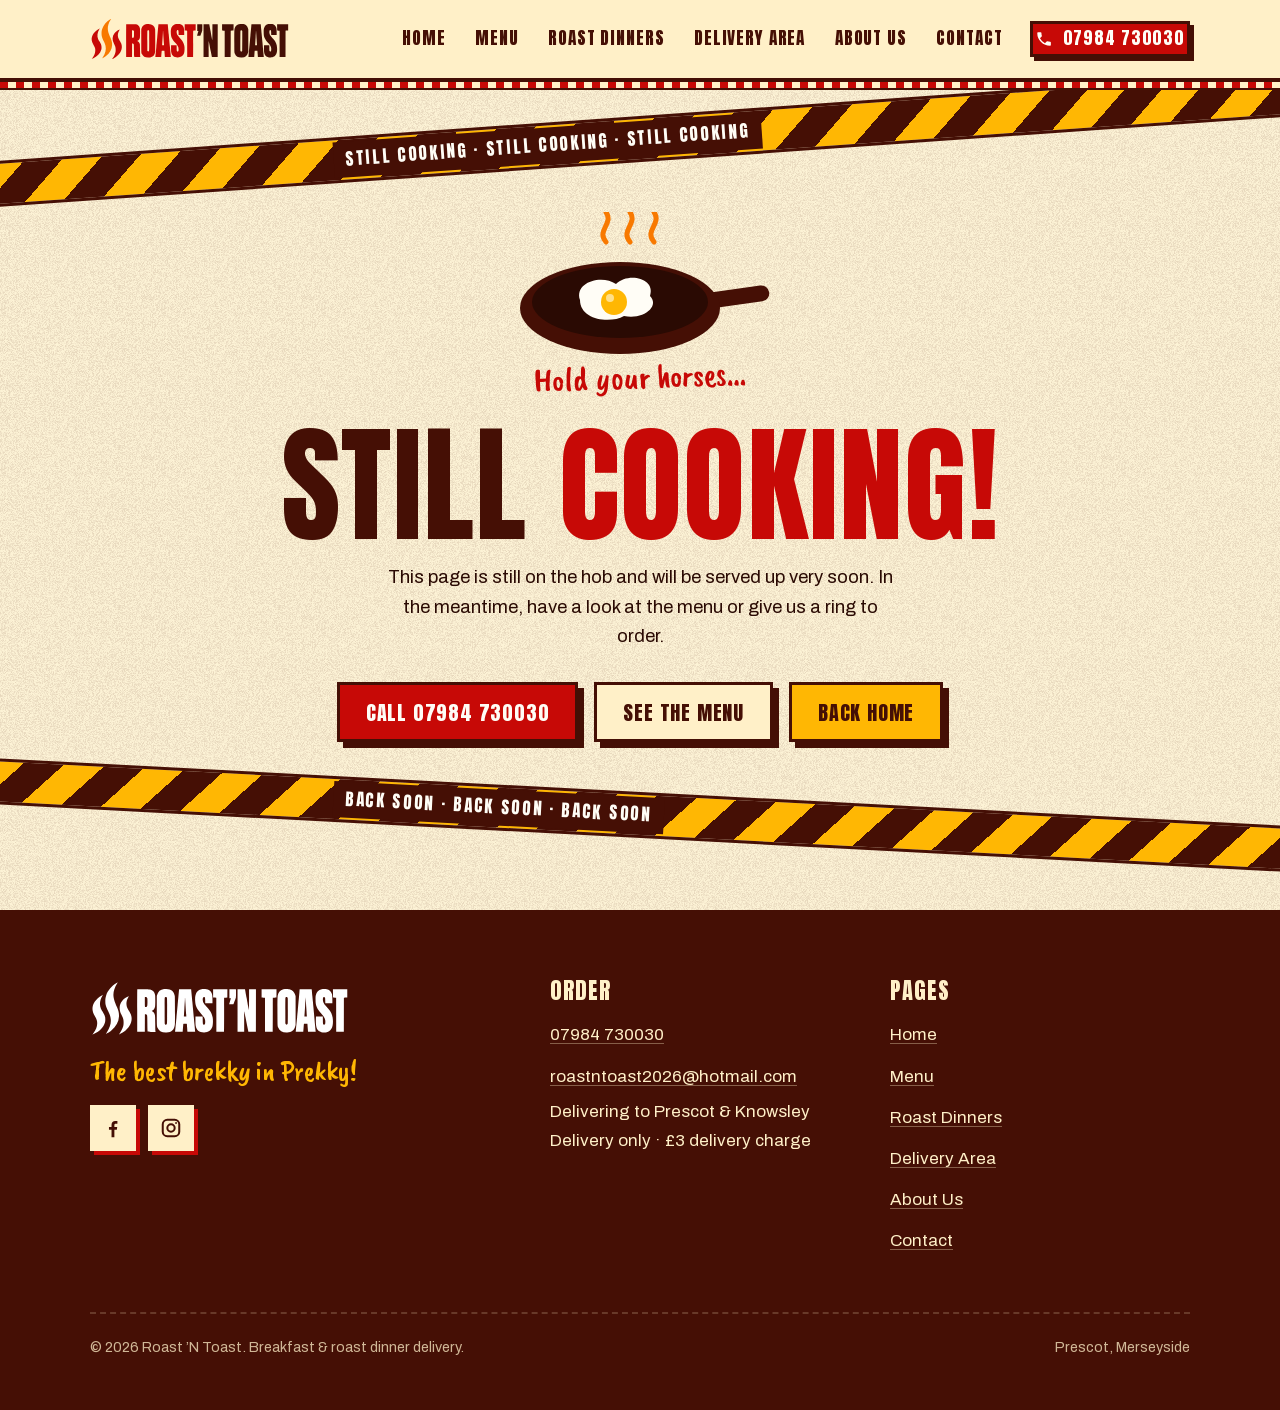
<file: under-construction.html>
<!doctype html>
<html lang="en-GB" class="no-js">
<head>
  <meta charset="utf-8">
  <meta name="viewport" content="width=device-width, initial-scale=1">
  <title>Coming Soon | Roast ’N Toast</title>
  <meta name="description" content="This page is still cooking. In the meantime, see the Roast ’N Toast menu or call 07984 730030 to order.">
  <meta name="robots" content="noindex">

  <link rel="icon" type="image/svg+xml" href="favicons/favicon.svg">
  <link rel="icon" type="image/png" sizes="96x96" href="favicons/favicon-96x96.png">
  <link rel="icon" href="favicons/favicon.ico" sizes="16x16 32x32 48x48 64x64">
  <link rel="apple-touch-icon" sizes="180x180" href="favicons/apple-touch-icon.png">
  <link rel="manifest" href="favicons/site.webmanifest">
  <meta name="theme-color" content="#450F05">

  <link rel="preload" href="assets/fonts/anton-latin.woff2" as="font" type="font/woff2" crossorigin>
  <link rel="preload" href="assets/fonts/archivo-latin-var.woff2" as="font" type="font/woff2" crossorigin>
  <link rel="stylesheet" href="assets/css/styles.css">
</head>
<body>
  <a class="skip-link" href="#main">Skip to content</a>

  <header class="site-header">
    <nav class="nav wrap" aria-label="Main">
      <a class="nav__logo" href="index.html" aria-label="Roast ’N Toast home">
        <img src="assets/logos/logo-horizontal-colour.svg" alt="Roast ’N Toast" width="240" height="53">
      </a>
      <button class="nav__toggle" type="button" aria-expanded="false" aria-controls="nav-menu" aria-label="Open menu">
        <span class="nav__toggle-bars" aria-hidden="true"></span>
      </button>
      <div class="nav__menu" id="nav-menu">
        <ul class="nav__links">
          <li><a href="index.html">Home</a></li>
          <li><a href="menu.html">Menu</a></li>
          <li><a href="menu.html#roasts">Roast Dinners</a></li>
          <li><a href="under-construction.html">Delivery Area</a></li>
          <li><a href="under-construction.html">About Us</a></li>
          <li><a href="under-construction.html">Contact</a></li>
          <li>
            <a class="btn btn--sm" href="tel:07984730030">
              <svg viewBox="0 0 24 24" fill="currentColor" aria-hidden="true"><path d="M6.6 10.8a15.1 15.1 0 0 0 6.6 6.6l2.2-2.2a1 1 0 0 1 1-.25 11.4 11.4 0 0 0 3.6.57 1 1 0 0 1 1 1V20a1 1 0 0 1-1 1A17 17 0 0 1 3 4a1 1 0 0 1 1-1h3.5a1 1 0 0 1 1 1c0 1.25.2 2.45.57 3.57a1 1 0 0 1-.25 1z"/></svg>
              07984 730030
            </a>
          </li>
        </ul>
        <p class="nav__menu-foot">Delivering to Prescot &amp; Knowsley. Orders by phone on <a href="tel:07984730030">07984 730030</a>.</p>
      </div>
    </nav>
  </header>

  <main id="main">
    <section class="uc" aria-labelledby="uc-title">
      <div class="uc__tape uc__tape--a" aria-hidden="true"><span>Still cooking · Still cooking · Still cooking</span></div>
      <div class="uc__tape uc__tape--b" aria-hidden="true"><span>Back soon · Back soon · Back soon</span></div>
      <div class="wrap">
        <svg class="uc__pan" viewBox="0 0 260 150" aria-hidden="true">
          <path d="M96 30c-10-12 8-18 0-30M120 30c-10-12 8-18 0-30M144 30c-10-12 8-18 0-30" fill="none" stroke="#F87900" stroke-width="5" stroke-linecap="round"/>
          <rect x="176" y="84" width="84" height="16" rx="8" fill="#450F05" transform="rotate(-8 176 92)"/>
          <ellipse cx="110" cy="96" rx="100" ry="46" fill="#450F05"/>
          <ellipse cx="110" cy="90" rx="88" ry="36" fill="#2A0A03"/>
          <g class="egg">
            <path d="M70 88c-6-18 22-26 36-16 12-12 40-6 34 12 10 10-6 24-26 20-14 8-44 4-44-16z" fill="#FFFDF6"/>
            <circle cx="104" cy="90" r="13" fill="#FFB703"/>
            <circle cx="100" cy="86" r="4" fill="#FFE08A"/>
          </g>
        </svg>
        <span class="kicker">Hold your horses…</span>
        <h1 id="uc-title">Still <span class="red">cooking!</span></h1>
        <p>This page is still on the hob and will be served up very soon. In the meantime, have a look at the menu or give us a ring to order.</p>
        <div class="uc__ctas">
          <a class="btn" href="tel:07984730030">Call 07984 730030</a>
          <a class="btn btn--cream" href="menu.html">See the menu</a>
          <a class="btn btn--yolk" href="index.html">Back home</a>
        </div>
      </div>
    </section>
  </main>

  <footer class="site-footer">
    <div class="wrap">
      <div class="footer__grid">
        <div class="footer__brand">
          <img src="assets/logos/logo-horizontal-white.svg" alt="Roast ’N Toast" width="260" height="57" loading="lazy">
          <span class="script">The best brekky in Prekky!</span>
          <div class="socials">
            <a href="https://www.facebook.com/profile.php?id=61595454547957" target="_blank" rel="noopener" aria-label="Roast ’N Toast on Facebook">
              <svg viewBox="0 0 24 24" fill="currentColor" aria-hidden="true"><path d="M13.5 22v-8h2.7l.4-3.2h-3.1V8.8c0-.9.3-1.5 1.6-1.5h1.7V4.4c-.3 0-1.3-.1-2.4-.1-2.4 0-4 1.5-4 4.1v2.4H7.6V14h2.8v8z"/></svg>
            </a>
            <a href="https://www.instagram.com/roast_n_toast_/" target="_blank" rel="noopener" aria-label="Roast ’N Toast on Instagram">
              <svg viewBox="0 0 24 24" fill="none" stroke="currentColor" stroke-width="2.2" aria-hidden="true"><rect x="3" y="3" width="18" height="18" rx="5"/><circle cx="12" cy="12" r="4"/><circle cx="17.5" cy="6.5" r="1" fill="currentColor" stroke="none"/></svg>
            </a>
          </div>
        </div>
        <div>
          <h2 class="footer__heading">Order</h2>
          <ul>
            <li><a href="tel:07984730030">07984 730030</a></li>
            <li><a href="mailto:roastntoast2026@hotmail.com">roastntoast2026@hotmail.com</a></li>
            <li>Delivering to Prescot &amp; Knowsley</li>
            <li>Delivery only · £3 delivery charge</li>
          </ul>
        </div>
        <div>
          <h2 class="footer__heading">Pages</h2>
          <ul>
            <li><a href="index.html">Home</a></li>
            <li><a href="menu.html">Menu</a></li>
            <li><a href="menu.html#roasts">Roast Dinners</a></li>
            <li><a href="under-construction.html">Delivery Area</a></li>
            <li><a href="under-construction.html">About Us</a></li>
            <li><a href="under-construction.html">Contact</a></li>
          </ul>
        </div>
      </div>
      <div class="footer__base">
        <span>© <span id="year">2026</span> Roast ’N Toast. Breakfast &amp; roast dinner delivery.</span>
        <span>Prescot, Merseyside</span>
      </div>
    </div>
  </footer>

  <nav class="callbar" aria-label="Quick actions">
    <a href="tel:07984730030">
      <svg viewBox="0 0 24 24" fill="currentColor" aria-hidden="true"><path d="M6.6 10.8a15.1 15.1 0 0 0 6.6 6.6l2.2-2.2a1 1 0 0 1 1-.25 11.4 11.4 0 0 0 3.6.57 1 1 0 0 1 1 1V20a1 1 0 0 1-1 1A17 17 0 0 1 3 4a1 1 0 0 1 1-1h3.5a1 1 0 0 1 1 1c0 1.25.2 2.45.57 3.57a1 1 0 0 1-.25 1z"/></svg>
      Call to order
    </a>
    <a href="menu.html">Menu</a>
  </nav>

  <script src="assets/js/main.js" defer></script>
</body>
</html>
</file>
<file: assets/css/styles.css>
/* ==========================================================================
   Roast 'N Toast — styles
   Look: greasy-spoon menu board / fly-poster. Cream paper, brush-stroke
   banners, heavy condensed type, hard offset shadows.
   ========================================================================== */

/* Self-hosted fonts (SIL Open Font License), latin subset */
@font-face { font-family: "Anton"; src: url("../fonts/anton-latin.woff2") format("woff2"); font-weight: 400; font-style: normal; font-display: swap; }
@font-face { font-family: "Archivo"; src: url("../fonts/archivo-latin-var.woff2") format("woff2"); font-weight: 100 900; font-style: normal; font-display: swap; }
@font-face { font-family: "Caveat Brush"; src: url("../fonts/caveat-brush-latin.woff2") format("woff2"); font-weight: 400; font-style: normal; font-display: swap; }

:root {
  --red: #C70906;
  --red-deep: #9E0704;
  --brown: #450F05;
  --brown-2: #5C1A0C;
  --orange: #F87900;
  --yolk: #FFB703;
  --cream: #FFF0C8;
  --paper: #FDF3D6;
  --ink: #2A0A03;
  --white: #FFFDF6;

  --display: "Anton", "Impact", "Arial Narrow Bold", sans-serif;
  --script: "Caveat Brush", "Segoe Print", cursive;
  --body: "Archivo", "Helvetica Neue", Arial, sans-serif;

  --wrap: 1180px;
  --gutter: clamp(16px, 4vw, 40px);
  --shadow-hard: 6px 6px 0 var(--brown);
  --shadow-hard-sm: 4px 4px 0 var(--brown);
  --header-h: 78px;
}

*,
*::before,
*::after { box-sizing: border-box; }

html { scroll-behavior: smooth; scroll-padding-top: calc(var(--header-h) + 16px); }
@media (prefers-reduced-motion: reduce) {
  html { scroll-behavior: auto; }
  *, *::before, *::after { animation: none !important; transition: none !important; }
}

body {
  margin: 0;
  font-family: var(--body);
  font-size: 17px;
  line-height: 1.6;
  color: var(--ink);
  background-color: var(--paper);
  /* grainy paper */
  background-image: url("../img/grain.webp");
  -webkit-font-smoothing: antialiased;
  overflow-x: hidden;
}

img { max-width: 100%; display: block; }
a { color: inherit; }
p { margin: 0 0 1em; }
h1, h2, h3, h4 {
  font-family: var(--display);
  font-weight: 400;
  line-height: .95;
  letter-spacing: .01em;
  text-transform: uppercase;
  margin: 0;
  color: var(--brown);
}

.wrap { width: 100%; max-width: var(--wrap); margin: 0 auto; padding: 0 var(--gutter); }

.skip-link {
  position: absolute; left: 12px; top: -60px; z-index: 200;
  background: var(--brown); color: var(--cream); padding: 10px 16px;
  font-weight: 700; text-decoration: none;
}
.skip-link:focus { top: 12px; }

:focus-visible { outline: 3px solid var(--orange); outline-offset: 3px; }

.sr-only {
  position: absolute; width: 1px; height: 1px; padding: 0; margin: -1px;
  overflow: hidden; clip: rect(0 0 0 0); white-space: nowrap; border: 0;
}

/* ---------- brush-stroke helpers ---------- */
.brush {
  position: relative;
  display: inline-block;
  isolation: isolate;
  padding: .12em .45em .08em;
  color: var(--white);
}
.brush::before {
  content: "";
  position: absolute; inset: 0;
  z-index: -1;
  background: var(--red);
  -webkit-mask: url("../img/brush.svg") center / 100% 100% no-repeat;
          mask: url("../img/brush.svg") center / 100% 100% no-repeat;
}
.brush--brown::before { background: var(--brown); }
.brush--orange::before { background: var(--orange); }
.brush--cream { color: var(--brown); }
.brush--cream::before { background: var(--cream); }

.script {
  font-family: var(--script);
  text-transform: none;
  letter-spacing: 0;
  font-weight: 400;
}

/* ---------- buttons ---------- */
.btn {
  --btn-bg: var(--red);
  --btn-fg: var(--white);
  display: inline-flex; align-items: center; justify-content: center; gap: .55em;
  font-family: var(--display);
  font-size: 1.25rem;
  letter-spacing: .04em;
  text-transform: uppercase;
  text-decoration: none;
  line-height: 1;
  padding: 18px 26px 16px;
  background: var(--btn-bg);
  color: var(--btn-fg);
  border: 3px solid var(--brown);
  box-shadow: var(--shadow-hard);
  transition: transform .15s ease, box-shadow .15s ease;
  cursor: pointer;
}
.btn:hover { transform: translate(-2px, -2px); box-shadow: 8px 8px 0 var(--brown); }
.btn:active { transform: translate(4px, 4px); box-shadow: 2px 2px 0 var(--brown); }
.btn svg { width: 1.05em; height: 1.05em; flex: none; }
.btn--cream { --btn-bg: var(--cream); --btn-fg: var(--brown); }
.btn--yolk { --btn-bg: var(--yolk); --btn-fg: var(--brown); }
.btn--brown { --btn-bg: var(--brown); --btn-fg: var(--cream); border-color: var(--brown); box-shadow: 6px 6px 0 var(--red); }
.btn--brown:hover { box-shadow: 8px 8px 0 var(--red); }
.btn--sm { font-size: 1.05rem; padding: 12px 16px 10px; box-shadow: var(--shadow-hard-sm); }

/* ==========================================================================
   Header / nav
   ========================================================================== */
.site-header {
  position: sticky; top: 0; z-index: 100;
  background: var(--cream);
  border-bottom: 4px solid var(--brown);
}
.site-header::after {
  /* checkerboard caff trim */
  content: ""; position: absolute; left: 0; right: 0; bottom: -12px; height: 8px;
  background:
    linear-gradient(90deg, var(--red) 50%, var(--cream) 0) 0 0 / 16px 8px;
  border-bottom: 2px solid var(--brown);
}
.nav {
  display: flex; align-items: center; justify-content: space-between; gap: 20px;
  height: var(--header-h);
}
.nav__logo { display: block; flex: none; }
.nav__logo img { height: 44px; width: auto; }

.nav__links {
  display: flex; align-items: center; gap: clamp(14px, 2vw, 28px);
  list-style: none; margin: 0; padding: 0;
}
.nav__links a {
  position: relative;
  font-family: var(--display);
  text-transform: uppercase;
  letter-spacing: .05em;
  font-size: 1.08rem;
  text-decoration: none;
  color: var(--brown);
  padding: 6px 2px;
}
.nav__links a:not(.btn)::after {
  content: ""; position: absolute; left: -4px; right: -4px; bottom: -2px; height: 9px;
  background: var(--orange);
  -webkit-mask: url("../img/brush.svg") center / 100% 100% no-repeat;
          mask: url("../img/brush.svg") center / 100% 100% no-repeat;
  transform: scaleX(0); transform-origin: left;
  transition: transform .2s ease;
}
.nav__links a:not(.btn):hover::after,
.nav__links a[aria-current="page"]::after { transform: scaleX(1); }
.nav__links a[aria-current="page"]::after { background: var(--red); }
.nav__links .btn { color: var(--white); }

.nav__toggle {
  display: none;
  width: 50px; height: 50px;
  background: var(--red); color: var(--white);
  border: 3px solid var(--brown); box-shadow: var(--shadow-hard-sm);
  cursor: pointer; padding: 0;
  align-items: center; justify-content: center;
}
.nav__toggle-bars, .nav__toggle-bars::before, .nav__toggle-bars::after {
  display: block; width: 22px; height: 3px; background: currentColor; position: relative;
  transition: transform .2s ease, top .2s ease, opacity .2s ease;
}
.nav__toggle-bars::before, .nav__toggle-bars::after { content: ""; position: absolute; left: 0; }
.nav__toggle-bars::before { top: -7px; }
.nav__toggle-bars::after { top: 7px; }
.nav-open .nav__toggle-bars { background: transparent; }
.nav-open .nav__toggle-bars::before { top: 0; transform: rotate(45deg); }
.nav-open .nav__toggle-bars::after { top: 0; transform: rotate(-45deg); }

@media (max-width: 940px) {
  :root { --header-h: 70px; }
  .nav__logo img { height: 36px; }
  .nav__toggle { display: inline-flex; }
  .nav__menu {
    position: fixed; inset: calc(var(--header-h) + 4px) 0 0 0;
    background: var(--brown);
    padding: 36px var(--gutter) 40px;
    overflow-y: auto;
    transform: translateY(-8px); opacity: 0; visibility: hidden;
    transition: opacity .2s ease, transform .2s ease, visibility 0s linear .2s;
  }
  .nav-open .nav__menu {
    transform: none; opacity: 1; visibility: visible;
    transition: opacity .2s ease, transform .2s ease;
  }
  .nav__links { flex-direction: column; align-items: flex-start; gap: 4px; }
  .nav__links a { color: var(--cream); font-size: 2.4rem; letter-spacing: .02em; }
  .nav__links a[aria-current="page"] { color: var(--yolk); }
  .nav__links a:not(.btn)::after { display: none; }
  .nav__links li:last-child { margin-top: 22px; width: 100%; }
  .nav__links .btn { width: 100%; font-size: 1.5rem; box-shadow: 6px 6px 0 var(--red); border-color: var(--cream); }
  .nav__menu-foot {
    margin-top: 32px; color: var(--cream); opacity: .85; font-size: .95rem;
  }
  .nav__menu-foot a { color: var(--yolk); }
  body.nav-open { overflow: hidden; }
}
@media (min-width: 941px) { .nav__menu-foot { display: none; } }

/* ==========================================================================
   Hero
   ========================================================================== */
.hero {
  position: relative;
  padding: clamp(40px, 6vw, 80px) 0 clamp(64px, 8vw, 110px);
  overflow: hidden;
}
.hero__grid {
  display: grid;
  grid-template-columns: minmax(0, 1.05fr) minmax(0, .95fr);
  gap: clamp(24px, 4vw, 56px);
  align-items: center;
}

.stamp {
  display: inline-flex; align-items: center; gap: 10px;
  font-family: var(--display); text-transform: uppercase; letter-spacing: .06em;
  font-size: 1rem;
  color: var(--brown);
  border: 3px solid var(--brown);
  padding: 8px 14px 6px;
  background: var(--white);
  transform: rotate(-2deg);
  box-shadow: var(--shadow-hard-sm);
}
.stamp__dot {
  width: 12px; height: 12px; border-radius: 50%; background: #2DBE4E;
  box-shadow: 0 0 0 3px rgba(45,190,78,.25);
}
@keyframes pulse {
  0% { box-shadow: 0 0 0 0 rgba(45,190,78,.55); }
  70% { box-shadow: 0 0 0 10px rgba(45,190,78,0); }
  100% { box-shadow: 0 0 0 0 rgba(45,190,78,0); }
}

.hero__title {
  margin: 22px 0 18px;
  font-size: clamp(4rem, 10.5vw, 8.6rem);
  line-height: .86;
  color: var(--brown);
}
.hero__title .line { display: block; }
.hero__title .red { color: var(--red); }
.hero__title .brush { margin-left: -.1em; transform: rotate(-2deg); }
.hero__title .brush::before { background: var(--red); }
.hero__lead {
  font-size: clamp(1.1rem, 1.6vw, 1.3rem);
  max-width: 38ch;
  font-weight: 500;
}
.hero__lead strong { color: var(--red); }

.hero__ctas { display: flex; flex-wrap: wrap; gap: 18px; margin: 28px 0 30px; }

.facts {
  display: flex; flex-wrap: wrap; gap: 10px 26px;
  list-style: none; padding: 0; margin: 0;
  font-weight: 700; text-transform: uppercase; letter-spacing: .04em; font-size: .9rem;
}
.facts li { display: flex; align-items: center; gap: 8px; }
.facts svg { width: 22px; height: 22px; color: var(--red); flex: none; }

/* plates */
.hero__art { position: relative; aspect-ratio: 1 / 1.02; max-width: 600px; justify-self: center; width: 100%; }
.hero__splat {
  position: absolute; inset: 6% -8% 4% 4%;
  background: var(--red);
  -webkit-mask: url("../img/brush.svg") center / 100% 100% no-repeat;
          mask: url("../img/brush.svg") center / 100% 100% no-repeat;
  transform: rotate(-9deg);
}
.plate {
  position: absolute;
  border-radius: 50%;
  background: var(--white);
  padding: 3.2%;
  border: 4px solid var(--brown);
  box-shadow: 10px 12px 0 var(--brown);
}
/* square photos + width-driven height keep these perfect circles even where aspect-ratio is unsupported */
.plate img { width: 100%; height: auto; aspect-ratio: 1; object-fit: cover; border-radius: 50%; }
.plate--main { width: 78%; aspect-ratio: 1; top: 4%; left: 2%; }
.plate--side { width: 46%; aspect-ratio: 1; right: 0; bottom: 2%; animation: bob 6s ease-in-out infinite; will-change: transform; }
@keyframes bob { 50% { transform: translateY(-8px) rotate(2deg); } }

.plate-label {
  position: absolute; z-index: 3;
  font-family: var(--display); text-transform: uppercase; letter-spacing: .04em;
  background: var(--yolk); color: var(--brown);
  border: 3px solid var(--brown);
  padding: 9px 14px 7px; font-size: 1rem; line-height: 1;
  box-shadow: var(--shadow-hard-sm);
}
.plate-label--a { left: 0; bottom: 30%; transform: rotate(-6deg); }
.plate-label--b { right: 4%; bottom: -1%; transform: rotate(4deg); background: var(--cream); }

.steam {
  position: absolute; left: 30%; top: -7%; width: 24%; z-index: 2;
  pointer-events: none;
}
.steam { display: flex; justify-content: space-between; aspect-ratio: 120 / 90; }
.steam svg { width: 20%; height: 100%; overflow: visible; animation: steam 2.6s ease-in-out infinite; transform-origin: bottom center; will-change: transform, opacity; }
.steam svg:nth-child(2) { animation-delay: .4s; }
.steam svg:nth-child(3) { animation-delay: .8s; }
@keyframes steam {
  0%, 100% { transform: translateY(0) scaleY(1); opacity: .95; }
  50% { transform: translateY(-6px) scaleY(1.08) skewX(-4deg); opacity: .7; }
}

/* rotating badge */
.badge {
  position: absolute; z-index: 4;
  width: 30%; aspect-ratio: 1;
  right: 2%; top: 0;
}
.badge svg { display: block; width: 100%; height: 100%; overflow: visible; }
.badge__ring { position: absolute; inset: 0; animation: spin 18s linear infinite; will-change: transform; }
@keyframes spin { to { transform: rotate(360deg); } }

@media (max-width: 900px) {
  .hero__grid { grid-template-columns: 1fr; }
  .hero__art { max-width: 460px; margin-top: 8px; }
  .hero__title { margin-top: 18px; }
  /* keep the hero calmer on small screens: roast plate stays put */
  .plate--side { animation: none; will-change: auto; }
}
@media (max-width: 520px) {
  .stamp { font-size: .82rem; letter-spacing: .04em; padding: 7px 10px 5px; }
  .hero__ctas .btn { flex: 1 1 100%; }
  .hero__title { font-size: clamp(3.4rem, 17vw, 4.6rem); }
}

/* ==========================================================================
   Strips / sections
   ========================================================================== */
.section { padding: clamp(64px, 9vw, 120px) 0; position: relative; }

.kicker {
  font-family: var(--script);
  font-size: clamp(1.6rem, 3vw, 2.1rem);
  color: var(--red);
  line-height: 1;
  display: block;
  margin-bottom: 10px;
  transform: rotate(-2deg);
  transform-origin: left;
}
.section-title { font-size: clamp(2.8rem, 6.4vw, 5.2rem); }
.section-head { margin-bottom: clamp(36px, 5vw, 60px); }
.section-head p { max-width: 52ch; margin-top: 18px; font-size: 1.1rem; }

/* torn edges between bands */
.torn-top, .torn-bottom { position: relative; }
.torn-top::before, .torn-bottom::after {
  content: ""; position: absolute; left: 0; right: 0; height: 22px;
  background: inherit;
  -webkit-mask: url("data:image/svg+xml,%3Csvg xmlns='http://www.w3.org/2000/svg' viewBox='0 0 120 20' preserveAspectRatio='none'%3E%3Cpath d='M0 20 L0 10 L6 6 L12 11 L19 4 L26 9 L33 3 L40 10 L47 5 L54 12 L61 4 L68 9 L75 2 L82 10 L89 5 L96 11 L103 4 L110 9 L116 5 L120 8 L120 20 Z'/%3E%3C/svg%3E") 0 0 / 240px 100% repeat-x;
          mask: url("data:image/svg+xml,%3Csvg xmlns='http://www.w3.org/2000/svg' viewBox='0 0 120 20' preserveAspectRatio='none'%3E%3Cpath d='M0 20 L0 10 L6 6 L12 11 L19 4 L26 9 L33 3 L40 10 L47 5 L54 12 L61 4 L68 9 L75 2 L82 10 L89 5 L96 11 L103 4 L110 9 L116 5 L120 8 L120 20 Z'/%3E%3C/svg%3E") 0 0 / 240px 100% repeat-x;
}
.torn-top::before { top: -21px; }
.torn-bottom::after { bottom: -21px; transform: scaleY(-1); }

/* ---------- how it works (brown band) ---------- */
.how { background: var(--brown); color: var(--cream); }
.how .section-title { color: var(--cream); }
.how .kicker { color: var(--yolk); }
.steps {
  display: grid; grid-template-columns: repeat(3, 1fr); gap: clamp(20px, 3vw, 36px);
  list-style: none; padding: 0; margin: 0; counter-reset: step;
}
.step { position: relative; padding-top: 12px; }
.step__num {
  font-family: var(--display);
  font-size: clamp(6rem, 11vw, 9rem);
  line-height: .8;
  color: transparent;
  -webkit-text-stroke: 3px var(--orange);
  display: block;
  margin-bottom: 12px;
}
.step h3 { color: var(--cream); font-size: clamp(1.9rem, 3vw, 2.5rem); margin-bottom: 10px; }
.step p { color: rgba(255, 240, 200, .86); max-width: 30ch; }
.step a { color: var(--yolk); font-weight: 700; }
.step:not(:last-child)::after {
  /* centred in the empty space between this number and the next one */
  content: ""; position: absolute; top: 46px; left: calc(50% + 30px); width: 90px; height: 18px;
  background: url("data:image/svg+xml,%3Csvg xmlns='http://www.w3.org/2000/svg' viewBox='0 0 80 18'%3E%3Cpath d='M2 9 Q20 2 40 9 T70 9' fill='none' stroke='%23F87900' stroke-width='3' stroke-linecap='round' stroke-dasharray='2 7'/%3E%3Cpath d='M66 3 L76 9 L66 15' fill='none' stroke='%23F87900' stroke-width='3' stroke-linecap='round' stroke-linejoin='round'/%3E%3C/svg%3E") center / contain no-repeat;
}
@media (max-width: 820px) {
  .steps { grid-template-columns: 1fr; gap: 26px; }
  .step { display: grid; grid-template-columns: auto 1fr; gap: 0 20px; align-items: start; }
  .step__num { grid-row: span 2; font-size: 5.4rem; margin: 0; width: 3.4rem; text-align: center; }
  .step:not(:last-child)::after { display: none; }
}

/* ---------- two offerings ---------- */
.duo { display: grid; grid-template-columns: 1fr 1fr; gap: clamp(28px, 4vw, 48px); }
.offer {
  position: relative;
  background: var(--white);
  border: 4px solid var(--brown);
  box-shadow: 10px 10px 0 var(--brown);
  display: flex; flex-direction: column;
}
.offer:nth-child(1) { transform: rotate(-1deg); }
.offer:nth-child(2) { transform: rotate(1deg); margin-top: 36px; }
.offer__img { aspect-ratio: 4 / 3; overflow: hidden; border-bottom: 4px solid var(--brown); position: relative; }
.offer__img img { width: 100%; height: 100%; object-fit: cover; transition: transform .5s ease; }
.offer:hover .offer__img img { transform: scale(1.04); }
.offer__tag {
  position: absolute; left: -14px; top: 18px;
  font-family: var(--display); text-transform: uppercase;
  font-size: clamp(1.6rem, 3vw, 2.2rem); letter-spacing: .02em;
}
.offer__body { padding: clamp(22px, 3vw, 34px); display: flex; flex-direction: column; flex: 1; }
.offer__body h3 { font-size: clamp(2.2rem, 4vw, 3.2rem); margin-bottom: 12px; }
.offer__price {
  position: absolute; right: -16px; top: -22px; z-index: 2;
  width: 108px; height: 108px; border-radius: 50%;
  background: var(--yolk); color: var(--brown);
  border: 4px solid var(--brown);
  display: grid; place-items: center; text-align: center;
  font-family: var(--display); text-transform: uppercase; line-height: .9;
  transform: rotate(10deg);
  box-shadow: var(--shadow-hard-sm);
}
.offer__price small { display: block; font-size: .85rem; letter-spacing: .06em; }
.offer__price span { font-size: 2.3rem; }

.mini-menu { list-style: none; padding: 0; margin: 8px 0 26px; }
.mini-menu li {
  display: flex; align-items: baseline; gap: 10px;
  padding: 9px 0; border-bottom: 2px dashed rgba(69, 15, 5, .25);
  font-weight: 700;
}
.mini-menu li span:first-child { text-transform: uppercase; letter-spacing: .02em; }
.mini-menu .dots { flex: 1; }
.mini-menu .price { font-family: var(--display); font-size: 1.35rem; color: var(--red); letter-spacing: .02em; }
.offer .btn { align-self: flex-start; margin-top: auto; }
.offer__note { font-size: .95rem; opacity: .8; margin-bottom: 22px; }

@media (max-width: 820px) {
  .duo { grid-template-columns: 1fr; }
  .offer:nth-child(2) { margin-top: 10px; }
  .offer__price { width: 90px; height: 90px; right: -6px; }
  .offer__price span { font-size: 1.9rem; }
}

/* ---------- real food ---------- */
/* sits under the torn edge of the builder band, so it needs full top padding */
.real { padding-top: clamp(80px, 10vw, 130px); }
.real .section-title { font-size: clamp(2.6rem, 5.4vw, 4.6rem); }
.real__grid {
  display: grid; grid-template-columns: minmax(0, .8fr) minmax(0, 1.2fr);
  gap: clamp(28px, 5vw, 72px); align-items: center;
}
.polaroid {
  background: var(--white);
  padding: 14px 14px 64px;
  border: 3px solid var(--brown);
  box-shadow: 10px 10px 0 var(--red);
  transform: rotate(-4deg);
  position: relative;
  max-width: 420px;
  justify-self: center;
}
.polaroid img { aspect-ratio: 4 / 5; object-fit: cover; width: 100%; height: auto; }
.polaroid figcaption {
  position: absolute; left: 0; right: 0; bottom: 14px; text-align: center;
  font-family: var(--script); font-size: 1.7rem; color: var(--brown); line-height: 1;
}
.polaroid::before {
  /* masking tape holding the photo up */
  content: ""; position: absolute; top: -17px; left: 50%; z-index: 2;
  width: 132px; height: 36px;
  transform: translateX(-50%) rotate(-3deg);
  background:
    repeating-linear-gradient(90deg, rgba(255, 255, 255, .18) 0 2px, transparent 2px 7px),
    linear-gradient(180deg, rgba(255, 255, 255, .25), rgba(0, 0, 0, .04)),
    #DCC28A;
  opacity: .94;
  filter: drop-shadow(0 2px 1px rgba(69, 15, 5, .25));
  /* torn ends */
  clip-path: polygon(0 4%, 4% 0, 3% 18%, 6% 30%, 2% 46%, 5% 62%, 1% 78%, 4% 92%, 2% 100%,
                     97% 100%, 100% 90%, 96% 76%, 99% 60%, 95% 46%, 98% 30%, 95% 14%, 99% 2%, 96% 0);
}
.real__copy .section-title { margin-bottom: 22px; }
.real__copy p { font-size: 1.12rem; max-width: 46ch; }
.real__copy .quote-line {
  margin: 28px 0 0;
  font-family: var(--script); font-size: clamp(1.8rem, 3.4vw, 2.6rem); color: var(--red); line-height: 1.1;
}
@media (max-width: 820px) {
  .real__grid { grid-template-columns: 1fr; }
  .polaroid { max-width: 320px; }
}

/* ---------- delivery band ---------- */
.area {
  background: var(--red); color: var(--white);
  text-align: center;
  overflow: hidden;
}
.area .kicker { color: var(--yolk); transform-origin: center; }
.area__big {
  font-family: var(--display); text-transform: uppercase;
  font-size: clamp(3.4rem, 12vw, 10rem);
  line-height: .85; margin: 6px 0 20px;
  color: var(--white);
  text-shadow: 6px 6px 0 var(--brown);
}
.area__big .amp { color: var(--yolk); font-family: var(--script); text-transform: none; font-size: .7em; vertical-align: .08em; text-shadow: 4px 4px 0 var(--brown); }
.area p { font-size: 1.15rem; max-width: 46ch; margin: 0 auto 30px; }
.area__chips { display: flex; flex-wrap: wrap; justify-content: center; gap: 14px; list-style: none; padding: 0; margin: 0 0 34px; }
.area__chips li {
  font-family: var(--display); text-transform: uppercase; letter-spacing: .05em; font-size: 1.15rem;
  background: var(--brown); color: var(--cream);
  padding: 10px 18px 8px;
  border: 3px solid var(--cream);
}
.area__chips li:nth-child(odd) { transform: rotate(-2deg); }
.area__chips li:nth-child(even) { transform: rotate(2deg); }

.car {
  width: 120px; margin: 0 auto 18px;
  animation: drive 3.2s ease-in-out infinite;
}
@keyframes drive {
  0%, 100% { transform: translateX(-14px); }
  50% { transform: translateX(14px); }
}

/* ---------- call band ---------- */
.call { text-align: center; }
.call__inner {
  background: var(--cream);
  border: 4px solid var(--brown);
  box-shadow: 12px 12px 0 var(--brown);
  padding: clamp(36px, 6vw, 70px) clamp(20px, 5vw, 60px);
  position: relative;
}
.call__inner::before, .call__inner::after {
  /* corner fork & knife */
  content: ""; position: absolute; width: 44px; height: 44px; top: 18px;
  background: var(--brown);
  -webkit-mask: url("data:image/svg+xml,%3Csvg xmlns='http://www.w3.org/2000/svg' viewBox='0 0 24 24'%3E%3Cpath d='M7 2v7a2 2 0 0 1-1 1.7V22H4V10.7A2 2 0 0 1 3 9V2h1v5h1V2h1v5h1V2zm10 0c2 0 3 2.5 3 6s-1 4-2 4.5V22h-2V2z'/%3E%3C/svg%3E") center / contain no-repeat;
          mask: url("data:image/svg+xml,%3Csvg xmlns='http://www.w3.org/2000/svg' viewBox='0 0 24 24'%3E%3Cpath d='M7 2v7a2 2 0 0 1-1 1.7V22H4V10.7A2 2 0 0 1 3 9V2h1v5h1V2h1v5h1V2zm10 0c2 0 3 2.5 3 6s-1 4-2 4.5V22h-2V2z'/%3E%3C/svg%3E") center / contain no-repeat;
}
.call__inner::before { left: 18px; transform: rotate(-12deg); }
.call__inner::after { right: 18px; transform: rotate(12deg); }
.call h2 { font-size: clamp(2.8rem, 7vw, 5.6rem); }
.call__phone {
  display: inline-block;
  font-family: var(--display);
  font-size: clamp(2.6rem, 9vw, 6.4rem);
  line-height: 1;
  color: var(--red);
  text-decoration: none;
  margin: 18px 0 8px;
  letter-spacing: .02em;
  text-shadow: 4px 4px 0 var(--brown);
  transition: transform .15s ease;
}
.call__phone:hover { transform: scale(1.03) rotate(-1deg); }
.call__sub { font-size: 1.1rem; margin-bottom: 28px; }
.call__ctas { display: flex; flex-wrap: wrap; justify-content: center; gap: 16px; }

/* ==========================================================================
   Footer
   ========================================================================== */
.site-footer {
  background: var(--brown); color: var(--cream);
  padding: 70px 0 110px;
  margin-top: clamp(24px, 3vw, 40px);
}
.footer__grid {
  display: grid; grid-template-columns: 1.4fr 1fr 1fr; gap: 40px;
}
.footer__brand img { width: 260px; max-width: 100%; margin-bottom: 18px; }
.footer__brand .script { font-size: 1.8rem; color: var(--yolk); display: block; line-height: 1.1; }
.site-footer .footer__heading { color: var(--cream); font-size: 1.4rem; letter-spacing: .05em; margin-bottom: 14px; }
.site-footer ul { list-style: none; margin: 0; padding: 0; }
.site-footer li { margin-bottom: 8px; }
.site-footer a { color: var(--cream); text-decoration-color: rgba(255,240,200,.35); text-underline-offset: 3px; }
.site-footer a:hover { color: var(--yolk); }
.socials { display: flex; gap: 12px; margin-top: 18px; }
.socials a {
  width: 46px; height: 46px; display: grid; place-items: center;
  background: var(--cream); color: var(--brown);
  border: 3px solid var(--cream);
  box-shadow: 4px 4px 0 var(--red);
  transition: transform .15s ease;
}
.socials a:hover { transform: translate(-2px, -2px) rotate(-4deg); color: var(--red); }
.socials svg { width: 22px; height: 22px; }
.footer__base {
  margin-top: 50px; padding-top: 22px; border-top: 2px dashed rgba(255,240,200,.25);
  display: flex; flex-wrap: wrap; justify-content: space-between; gap: 10px;
  font-size: .9rem; opacity: .75;
}
@media (max-width: 820px) {
  .footer__grid { grid-template-columns: 1fr; gap: 32px; }
}
@media (min-width: 941px) { .site-footer { padding-bottom: 50px; } }

/* ---------- mobile call bar ---------- */
.callbar {
  position: fixed; left: 0; right: 0; bottom: 0; z-index: 90;
  display: none;
  grid-template-columns: 1.4fr 1fr;
  border-top: 4px solid var(--brown);
}
.callbar a {
  display: flex; align-items: center; justify-content: center; gap: 10px;
  font-family: var(--display); text-transform: uppercase; letter-spacing: .05em;
  font-size: 1.15rem; text-decoration: none;
  padding: 14px 10px calc(12px + env(safe-area-inset-bottom));
}
.callbar svg { width: 20px; height: 20px; }
.callbar a:first-child { background: var(--red); color: var(--white); }
.callbar a:last-child { background: var(--yolk); color: var(--brown); border-left: 4px solid var(--brown); }
@media (max-width: 940px) { .callbar { display: grid; } }

/* ==========================================================================
   Menu page
   ========================================================================== */
.page-hero {
  background: var(--brown);
  color: var(--cream);
  padding: clamp(50px, 8vw, 96px) 0 clamp(60px, 8vw, 100px);
  text-align: center;
  position: relative;
  overflow: hidden;
}
.page-hero .kicker { color: var(--yolk); transform-origin: center; }
.page-hero h1 {
  font-size: clamp(4.4rem, 15vw, 11rem);
  color: var(--cream);
  line-height: .85;
}
.page-hero p { max-width: 50ch; margin: 22px auto 0; font-size: 1.12rem; color: rgba(255,240,200,.9); }
.page-hero__flames {
  position: absolute; width: 180px; opacity: .14; pointer-events: none;
}
.page-hero__flames--l { left: -30px; bottom: -40px; transform: rotate(-14deg); }
.page-hero__flames--r { right: -30px; top: -30px; transform: rotate(160deg); }

.info-strip {
  display: flex; flex-wrap: wrap; justify-content: center; gap: 12px 14px;
  list-style: none; padding: 0; margin: 30px 0 0;
}
.info-strip li {
  font-family: var(--display); text-transform: uppercase; letter-spacing: .05em;
  padding: 9px 14px 7px; border: 3px solid var(--cream); font-size: 1.05rem;
}
.info-strip li:first-child { background: var(--red); border-color: var(--red); color: var(--white); }

.menu-nav {
  position: sticky; top: calc(var(--header-h) + 12px); z-index: 50;
  background: var(--paper);
  border-bottom: 3px solid var(--brown);
}
.menu-nav ul {
  display: flex; gap: 10px; list-style: none; margin: 0 auto; padding: 14px var(--gutter);
  max-width: var(--wrap);
  overflow-x: auto; scrollbar-width: none;
}
.menu-nav ul::-webkit-scrollbar { display: none; }
.menu-nav a {
  display: block; white-space: nowrap;
  font-family: var(--display); text-transform: uppercase; letter-spacing: .05em; font-size: 1.05rem;
  text-decoration: none; color: var(--brown);
  padding: 8px 14px 6px;
  border: 3px solid var(--brown);
  background: var(--white);
  transition: background .15s ease, color .15s ease;
}
.menu-nav a:hover, .menu-nav a.is-active { background: var(--brown); color: var(--cream); }

.board {
  background: var(--white);
  border: 4px solid var(--brown);
  box-shadow: 12px 12px 0 var(--brown);
  padding: clamp(26px, 5vw, 56px);
  margin-bottom: clamp(56px, 8vw, 90px);
  position: relative;
}
.board__head {
  text-align: center;
  font-size: clamp(1.9rem, 8.6vw, 4.6rem);
  /* sit the heading across the board's top border */
  margin: calc(-1 * clamp(26px, 5vw, 56px) - .62em) auto .35em;
}
.board__head h2 {
  display: inline-block;
  font-size: 1em;
  line-height: 1.05;
  padding: .2em .7em .14em;
  transform: rotate(-1.5deg);
}
.board__intro { text-align: center; max-width: 52ch; margin: -18px auto 30px; font-size: 1.05rem; }

.items { display: grid; grid-template-columns: 1fr 1fr; gap: 0 clamp(28px, 5vw, 64px); list-style: none; padding: 0; margin: 0; }
.items--single { grid-template-columns: 1fr; max-width: 760px; margin: 0 auto; }
.item {
  padding: 20px 0;
  border-bottom: 2px dashed rgba(69, 15, 5, .28);
}
.item__top { display: flex; align-items: flex-end; gap: 12px; }
.item h3 { font-size: clamp(1.6rem, 3vw, 2.15rem); line-height: 1; }
.item__leader { flex: 1; border-bottom: 3px dotted rgba(69, 15, 5, .45); margin-bottom: 7px; min-width: 20px; }
.item p { margin: 8px 0 0; color: #5a3a2c; max-width: 44ch; }
.item__flag {
  display: inline-block; margin-top: 10px;
  font-family: var(--display); text-transform: uppercase; letter-spacing: .05em; font-size: .9rem;
  background: var(--yolk); color: var(--brown); padding: 8px 14px 6px; border: 2px solid var(--brown);
}

.price-tag {
  position: relative; isolation: isolate;
  font-family: var(--display); font-size: clamp(1.5rem, 2.6vw, 1.9rem);
  color: var(--white); line-height: 1;
  padding: .3em .55em .22em;
  white-space: nowrap;
  transform: rotate(-3deg);
}
.price-tag::before {
  content: ""; position: absolute; inset: 0; z-index: -1; background: var(--red);
  -webkit-mask: url("../img/brush.svg") center / 100% 100% no-repeat;
          mask: url("../img/brush.svg") center / 100% 100% no-repeat;
}
.price-tag--ask::before { background: var(--brown); }
.price-tag--ask { font-size: 1.15rem; letter-spacing: .04em; text-transform: uppercase; }

/* compact list (toasties / extras) */
.list { list-style: none; padding: 0; margin: 0; }
.list li { display: flex; align-items: flex-end; gap: 10px; padding: 10px 0; }
.list .name { font-weight: 800; font-size: 1.15rem; }
.list .item__leader { margin-bottom: 9px; }
.list .price-tag { font-size: 1.35rem; }

.board--split { display: grid; grid-template-columns: 1fr 1fr; gap: clamp(28px, 5vw, 64px); padding-top: clamp(40px, 6vw, 64px); }
.board--split .board__col h2 {
  display: inline-block; font-size: clamp(1.7rem, 7.4vw, 3rem); line-height: 1.05; margin-bottom: 14px; padding: .2em .55em .14em;
  transform: rotate(-1.5deg);
}
@media (max-width: 820px) {
  .items { grid-template-columns: 1fr; }
  .item h3 { font-size: 1.45rem; }
  .board { box-shadow: 8px 8px 0 var(--brown); }
  .board--split { grid-template-columns: 1fr; }
}

.roast-banner {
  display: grid; grid-template-columns: 1fr 1fr; gap: 0;
  border: 4px solid var(--brown);
  margin-bottom: 34px;
  background: var(--brown);
}
.roast-banner img { width: 100%; height: 100%; object-fit: cover; aspect-ratio: 4 / 3; }
.roast-banner__copy { padding: clamp(24px, 4vw, 40px); color: var(--cream); display: flex; flex-direction: column; justify-content: center; }
.roast-banner__copy .script { color: var(--yolk); font-size: 2rem; line-height: 1; }
.roast-banner__copy h3 { color: var(--cream); font-size: clamp(2.2rem, 4.4vw, 3.4rem); margin: 6px 0 14px; }
.roast-banner__copy p { color: rgba(255,240,200,.88); margin: 0; }
@media (max-width: 720px) { .roast-banner { grid-template-columns: 1fr; } }

.delivery-card {
  display: grid; grid-template-columns: auto 1fr auto; gap: 24px; align-items: center;
  background: var(--red); color: var(--white);
  border: 4px solid var(--brown); box-shadow: 12px 12px 0 var(--brown);
  padding: clamp(24px, 4vw, 40px);
}
.delivery-card svg { width: 90px; color: var(--white); }
.delivery-card h2 { color: var(--white); font-size: clamp(2.2rem, 5vw, 3.6rem); }
.delivery-card p { margin: 6px 0 0; font-size: 1.1rem; }
.delivery-card .yolk { font-weight: 800; text-decoration: underline wavy var(--yolk); text-underline-offset: 5px; }
@media (max-width: 820px) {
  .delivery-card { grid-template-columns: 1fr; text-align: center; }
  .delivery-card svg { margin: 0 auto; }
  .delivery-card .btn { justify-self: center; }
}

/* ==========================================================================
   Under construction
   ========================================================================== */
.uc {
  min-height: calc(100vh - var(--header-h) - 200px);
  display: grid; place-items: center;
  padding: 130px 0;
  text-align: center;
  position: relative;
  overflow: hidden;
}
.uc__tape {
  position: absolute; left: -10%; right: -10%; height: 46px;
  background: repeating-linear-gradient(-45deg, var(--yolk) 0 28px, var(--brown) 28px 56px);
  border-block: 3px solid var(--brown);
  display: flex; align-items: center; overflow: hidden;
}
.uc__tape span {
  font-family: var(--display); text-transform: uppercase; letter-spacing: .1em;
  white-space: nowrap; color: var(--white);
  background: var(--brown); padding: 4px 12px; margin-left: 30%;
}
.uc__tape--a { top: 34px; transform: rotate(-4deg); }
.uc__tape--b { bottom: 34px; transform: rotate(3deg); }
.uc__pan { width: min(260px, 60vw); margin: 0 auto 10px; }
.uc__pan .egg { animation: sizzle 1.6s ease-in-out infinite; transform-origin: center; transform-box: fill-box; }
@keyframes sizzle { 50% { transform: scale(1.04) rotate(2deg); } }
.uc h1 { font-size: clamp(3.6rem, 12vw, 8rem); }
.uc h1 .red { color: var(--red); }
.uc p { max-width: 46ch; margin: 18px auto 30px; font-size: 1.15rem; }
.uc__ctas { display: flex; flex-wrap: wrap; justify-content: center; gap: 16px; }

/* ---------- reveal on scroll ---------- */
.reveal { opacity: 0; transform: translateY(28px); transition: opacity .6s ease, transform .6s ease; }
.reveal.is-in { opacity: 1; transform: none; }
.offer.reveal.is-in:nth-child(1) { transform: rotate(-1deg); }
.offer.reveal.is-in:nth-child(2) { transform: rotate(1deg); }
.no-js .reveal { opacity: 1; transform: none; }

/* ---------- quality ---------- */
.quality__grid {
  display: grid; grid-template-columns: minmax(0, .9fr) minmax(0, 1.1fr);
  gap: clamp(32px, 5vw, 72px); align-items: center;
}
.quality__copy { position: relative; }
.quality__copy .section-title { margin-bottom: 22px; }
.quality__copy p { font-size: 1.12rem; max-width: 44ch; }
.quality__seal { width: 150px; margin-top: 10px; transform: rotate(-8deg); }
/* quality and the next section are both cream: don't double up the spacing between them */
.quality { padding-bottom: clamp(32px, 4vw, 56px); }
.quality + .section { padding-top: clamp(40px, 5vw, 72px); }
.quality__seal svg { width: 100%; height: auto; overflow: visible; }

.tickets {
  list-style: none; margin: 0; padding: 0;
  display: grid; grid-template-columns: 1fr 1fr; gap: 18px;
}
.ticket {
  position: relative;
  background: var(--white);
  border: 3px solid var(--brown);
  box-shadow: var(--shadow-hard-sm);
  padding: 18px 20px 16px 22px;
}
.ticket::before, .ticket::after {
  /* ticket notches */
  content: ""; position: absolute; top: 50%; width: 18px; height: 18px; margin-top: -9px;
  background: var(--paper); border: 3px solid var(--brown); border-radius: 50%;
}
.ticket::before { left: -11px; clip-path: inset(0 0 0 50%); }
.ticket::after { right: -11px; clip-path: inset(0 50% 0 0); }
.ticket:nth-child(odd) { transform: rotate(-1.2deg); }
.ticket:nth-child(even) { transform: rotate(1.2deg); }
.ticket:nth-child(3n+2) { background: var(--cream); }
.ticket h3 {
  font-size: 1.7rem; color: var(--red); margin-bottom: 6px;
  display: flex; align-items: center; gap: 8px;
}
.ticket h3::before {
  content: "✓"; font-family: var(--body); font-weight: 800; font-size: 1rem;
  width: 26px; height: 26px; flex: none; display: grid; place-items: center;
  background: var(--brown); color: var(--cream); border-radius: 50%;
}
.ticket p { margin: 0; font-size: .98rem; }
.ticket.reveal.is-in:nth-child(odd) { transform: rotate(-1.2deg); }
.ticket.reveal.is-in:nth-child(even) { transform: rotate(1.2deg); }

@media (max-width: 900px) {
  .quality__grid { grid-template-columns: 1fr; }
  .quality__seal { position: absolute; right: 0; top: -10px; width: 120px; margin: 0; }
}
@media (max-width: 520px) {
  .tickets { grid-template-columns: 1fr; }
  .quality__seal { width: 96px; top: -30px; }
}

/* ==========================================================================
   Design-pass refinements
   ========================================================================== */
.nowrap { white-space: nowrap; }
.delivery-card p a { color: inherit; text-underline-offset: 3px; }
.call { padding-bottom: clamp(40px, 6vw, 72px); }

/* comfortable tap targets for footer links */
.site-footer li { margin-bottom: 2px; }
.site-footer li a { display: inline-block; padding: 6px 0; }

@media (max-width: 820px) {
  .offer__tag { left: 10px; top: 14px; }
}

@media (max-width: 520px) {
  .facts { flex-direction: column; gap: 10px; }

  .area__chips { gap: 10px; }
  .area__chips li { font-size: .95rem; padding: 9px 13px 7px; }

  .call__inner::before, .call__inner::after { display: none; }
  .call__phone { text-shadow: 3px 3px 0 var(--brown); }
  .call__ctas .btn { flex: 1 1 100%; }

  /* long dish names: drop the dotted leader, keep price top-right */
  .item__top { align-items: flex-start; }
  .item h3 { flex: 1; }
  .item .item__leader { display: none; }
}

/* roast menu thumbnails */
.item--photo { display: grid; grid-template-columns: 84px 1fr; column-gap: 18px; align-items: start; }
.item--photo .item__thumb {
  grid-row: span 2;
  width: 84px; height: 84px; object-fit: cover; border-radius: 50%;
  border: 3px solid var(--brown); box-shadow: 3px 3px 0 var(--brown);
}
.item--photo h3, #roasts .item h3 { font-size: clamp(1.4rem, 1.9vw, 1.6rem); }
@media (max-width: 520px) {
  .item--photo { grid-template-columns: 64px 1fr; column-gap: 14px; }
  .item--photo .item__thumb { width: 64px; height: 64px; }
  /* price drops under the name so the name gets the full width */
  .item--photo .item__top { flex-direction: column; align-items: flex-start; gap: 8px; }
  .item--photo h3 { font-size: 1.4rem; }
  .item--photo .price-tag { font-size: 1rem; }
}

/* keep nav items on one line between the mobile breakpoint and wide desktop */
.nav__links a { white-space: nowrap; }
@media (min-width: 941px) and (max-width: 1180px) {
  .nav { gap: 14px; }
  .nav__logo img { height: 36px; }
  .nav__links { gap: 12px; }
  .nav__links a { font-size: .98rem; }
  .nav__links .btn--sm { padding: 10px 12px 8px; }
}

/* menu page: html's scroll-padding already clears the header; this adds the
   sticky section bar plus the heading that overhangs the top of each board */
.board { scroll-margin-top: calc(78px + .62 * clamp(1.9rem, 8.6vw, 4.6rem) + 12px); }
.delivery-card { scroll-margin-top: 90px; }
/* toasties board keeps its headings inside the padding, so the box itself can tuck under the bar */
.board--split { scroll-margin-top: calc(90px - clamp(40px, 6vw, 64px)); }

/* ==========================================================================
   "Build your brekky" order calculator (home page)
   Pairs with assets/js/builder.js and the BREKKY BUILDER
   block in index.html. Uses the colour/font tokens from styles.css.
   ========================================================================== */

.builder {
  background:
    /* caff tablecloth check */
    linear-gradient(90deg, rgba(199, 9, 6, .16) 50%, transparent 0) 0 0 / 48px 48px,
    linear-gradient(rgba(199, 9, 6, .16) 50%, transparent 0) 0 0 / 48px 48px,
    var(--brown);
  color: var(--cream);
}
.builder [hidden] { display: none !important; }
.builder .section-title { color: var(--cream); }
.builder .kicker { color: var(--yolk); }
.builder .section-head p { color: rgba(255, 240, 200, .9); }
.builder .section-head { margin-bottom: clamp(22px, 2.6vw, 32px); }
.builder .section-head p { margin-bottom: 0; }

.builder__grid {
  display: grid;
  grid-template-columns: minmax(0, 1.55fr) minmax(300px, 1fr);
  gap: clamp(24px, 3.5vw, 44px);
  align-items: start;
}

/* ---------- tabs ---------- */
.builder__tabs { display: flex; gap: 10px; margin-bottom: 18px; flex-wrap: wrap; }
.builder__tab {
  display: inline-flex; align-items: center; gap: 8px;
  font-family: var(--display); text-transform: uppercase; letter-spacing: .05em; font-size: 1.15rem;
  padding: 11px 18px 9px;
  background: transparent; color: var(--cream);
  border: 3px solid var(--cream);
  cursor: pointer;
  transition: background .15s ease, color .15s ease, transform .15s ease;
}
.builder__tab:hover { transform: translateY(-2px); }
.builder__tab[aria-selected="true"] { background: var(--yolk); color: var(--brown); border-color: var(--yolk); box-shadow: 4px 4px 0 var(--red); }
.builder__tab-count:not(:empty) {
  min-width: 24px; height: 24px; padding: 0 6px; border-radius: 12px;
  display: inline-grid; place-items: center;
  background: var(--red); color: var(--white); font-size: .85rem; letter-spacing: 0;
}

/* ---------- breakfast tiles ---------- */
.builder__panel--tiles { display: grid; grid-template-columns: 1fr 1fr; gap: 16px; }
.plate-tile {
  position: relative;
  background: var(--cream); color: var(--ink);
  border: 3px solid var(--cream);
  box-shadow: 5px 5px 0 rgba(0, 0, 0, .35);
  padding: 18px 18px 16px;
  display: flex; flex-direction: column;
  transition: border-color .15s ease, transform .15s ease;
}
.plate-tile.is-picked { border-color: var(--yolk); box-shadow: 5px 5px 0 var(--red); }
.plate-tile__top { display: flex; align-items: flex-start; justify-content: space-between; gap: 12px; margin-bottom: 8px; }
.plate-tile h3 { font-size: 1.5rem; line-height: 1; color: var(--brown); }
.plate-tile__price {
  font-family: var(--display); font-size: 1.5rem; line-height: 1; color: var(--red); white-space: nowrap;
}
.plate-tile p { font-size: .92rem; line-height: 1.45; color: #5a3a2c; margin: 0 0 14px; flex: 1; }

/* ---------- toastie / extra rows ---------- */
.builder__panel--rows {
  background: var(--cream); color: var(--ink);
  box-shadow: 5px 5px 0 rgba(0, 0, 0, .35);
  padding: 6px 18px;
}
.pick-row {
  display: grid; grid-template-columns: 1fr auto auto; align-items: center; gap: 16px;
  padding: 10px 0;
  border-bottom: 2px dashed rgba(69, 15, 5, .2);
}
.pick-row:last-child { border-bottom: 0; }
.pick-row__name { font-weight: 800; }
.pick-row__price { font-family: var(--display); font-size: 1.25rem; color: var(--red); }
.pick-row.is-picked .pick-row__name { color: var(--red); }

/* ---------- stepper ---------- */
.stepper { display: inline-flex; align-items: stretch; border: 3px solid var(--brown); background: var(--white); align-self: flex-start; }
.stepper__btn {
  width: 42px; height: 42px;
  font: 700 1.5rem/1 var(--body);
  background: var(--white); color: var(--brown);
  border: 0; cursor: pointer;
  transition: background .12s ease, color .12s ease;
}
.stepper__btn--add { background: var(--red); color: var(--white); }
.stepper__btn:hover:not(:disabled) { background: var(--brown); color: var(--cream); }
.stepper__btn:disabled { color: rgba(69, 15, 5, .3); cursor: default; }
.stepper__qty {
  min-width: 38px; display: grid; place-items: center;
  font-family: var(--display); font-size: 1.3rem; color: var(--brown);
  border-inline: 3px solid var(--brown);
}

/* ---------- order pad (receipt) ---------- */
.pad {
  position: sticky; top: calc(var(--header-h) + 28px);
  background: var(--white); color: var(--ink);
  padding: 24px 22px 34px;
  transform: rotate(1deg);
  box-shadow: 8px 8px 0 var(--red);
  /* torn receipt bottom */
  -webkit-mask: linear-gradient(#000 0 0) top / 100% calc(100% - 12px) no-repeat,
                conic-gradient(from -45deg at bottom, #000 90deg, #0000 0) bottom / 18px 12px repeat-x;
          mask: linear-gradient(#000 0 0) top / 100% calc(100% - 12px) no-repeat,
                conic-gradient(from -45deg at bottom, #000 90deg, #0000 0) bottom / 18px 12px repeat-x;
}
.pad__head {
  display: flex; align-items: center; gap: 12px;
  padding-bottom: 14px; margin-bottom: 14px;
  border-bottom: 3px double var(--brown);
}
.pad__head h3 { font-size: 1.9rem; line-height: .95; }
.pad__sub { font-size: .85rem; text-transform: uppercase; letter-spacing: .08em; font-weight: 700; color: #6b4a3c; }
.pad__empty { color: #6b4a3c; font-style: italic; margin: 6px 0 18px; }

.pad__lines { list-style: none; margin: 0; padding: 0; font-variant-numeric: tabular-nums; }
.pad__line {
  display: grid; grid-template-columns: auto 1fr auto auto; gap: 10px; align-items: baseline;
  padding: 7px 0; border-bottom: 1px dashed rgba(69, 15, 5, .25);
}
.pad__line.is-bumped { animation: bump .45s ease; }
@keyframes bump { 0% { background: rgba(255, 183, 3, .45); } 100% { background: transparent; } }
.pad__qty { font-family: var(--display); color: var(--red); font-size: 1.1rem; }
.pad__name { font-weight: 700; font-size: .95rem; }
.pad__amt { font-weight: 800; }
.pad__x {
  width: 36px; height: 36px; margin: -4px -6px -4px 0; border: 0; background: none; cursor: pointer;
  font-size: 1.3rem; line-height: 1; color: #8a6a5c; border-radius: 50%;
}
.pad__x:hover { background: rgba(199, 9, 6, .1); color: var(--red); }

.pad__sums { margin: 12px 0 0; font-variant-numeric: tabular-nums; }
.pad__sums div { display: flex; justify-content: space-between; padding: 3px 0; }
.pad__sums dt { font-weight: 600; color: #6b4a3c; }
.pad__sums dd { margin: 0; font-weight: 700; }
.pad__total {
  margin-top: 8px; padding-top: 10px !important;
  border-top: 3px double var(--brown);
  align-items: baseline;
}
.pad__total dt { font-family: var(--display); text-transform: uppercase; font-size: 1.5rem; color: var(--brown) !important; letter-spacing: .03em; }
.pad__total dd { font-family: var(--display); font-size: 2.3rem; color: var(--red); }

.pad__say {
  margin: 16px 0 4px; padding: 12px 14px;
  background: var(--cream); border-left: 0;
  border: 2px dashed rgba(69, 15, 5, .35);
}
.pad__say-label { display: block; font-size: .78rem; text-transform: uppercase; letter-spacing: .08em; font-weight: 800; color: #6b4a3c; margin-bottom: 4px; }
.pad__say p { margin: 0; font-family: var(--script); font-size: 1.35rem; line-height: 1.2; color: var(--brown); }

.pad__call { width: 100%; margin-top: 18px; font-size: 1.3rem; }
.pad__clear {
  display: block; margin: 14px auto 0;
  background: none; border: 0; cursor: pointer;
  font: 700 .95rem var(--body); color: #6b4a3c; text-decoration: underline; text-underline-offset: 3px;
  padding: 12px 16px;
}
.pad__clear:hover { color: var(--red); }
.pad__note { font-size: .85rem; color: #6b4a3c; text-align: center; margin: 12px 0 0; }

.builder__jump { display: none; }
.builder__noscript { margin-top: 20px; }
.builder__noscript a { color: var(--yolk); }

/* ---------- responsive ---------- */
@media (max-width: 960px) {
  .builder__grid { grid-template-columns: 1fr; }
  .pad { position: static; transform: none; max-width: 520px; margin: 0 auto; width: 100%; }
  .builder__jump {
    display: flex; align-items: center; justify-content: center; gap: 8px;
    margin-top: 16px; padding: 12px 16px;
    background: var(--yolk); color: var(--brown);
    font-family: var(--display); text-transform: uppercase; letter-spacing: .04em; text-decoration: none;
    box-shadow: 4px 4px 0 var(--red);
  }
  .builder__jump strong { font-weight: 400; }
}
@media (max-width: 600px) {
  .builder__panel--tiles { grid-template-columns: 1fr; }
  .builder__tabs { gap: 8px; }
  .builder__tab { font-size: 1rem; padding: 10px 12px 8px; flex: 1; justify-content: center; }
  .pick-row { grid-template-columns: 1fr auto; gap: 4px 12px; }
  .pick-row .stepper { grid-row: span 2; grid-column: 2; grid-row-start: 1; }
  .pick-row__price { font-size: 1.1rem; }
  .plate-tile h3 { font-size: 1.35rem; }
}
</file>
